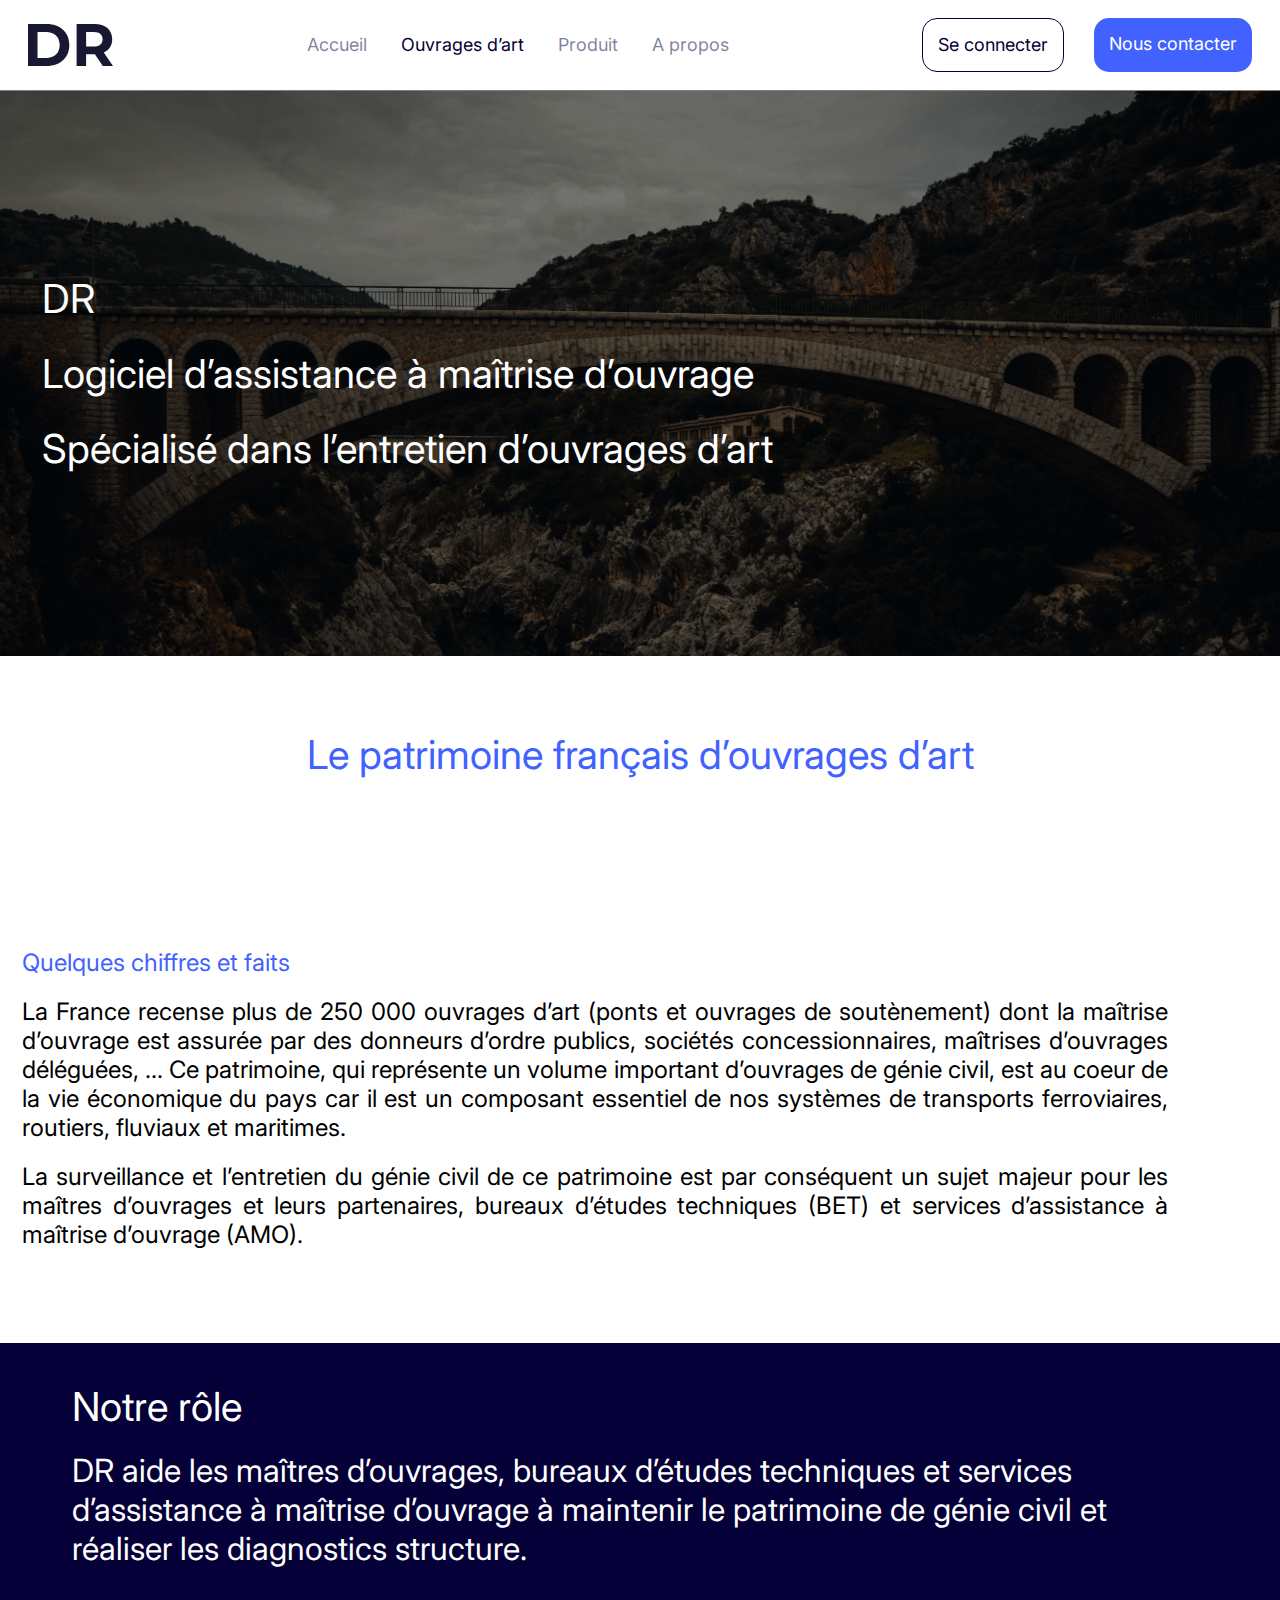
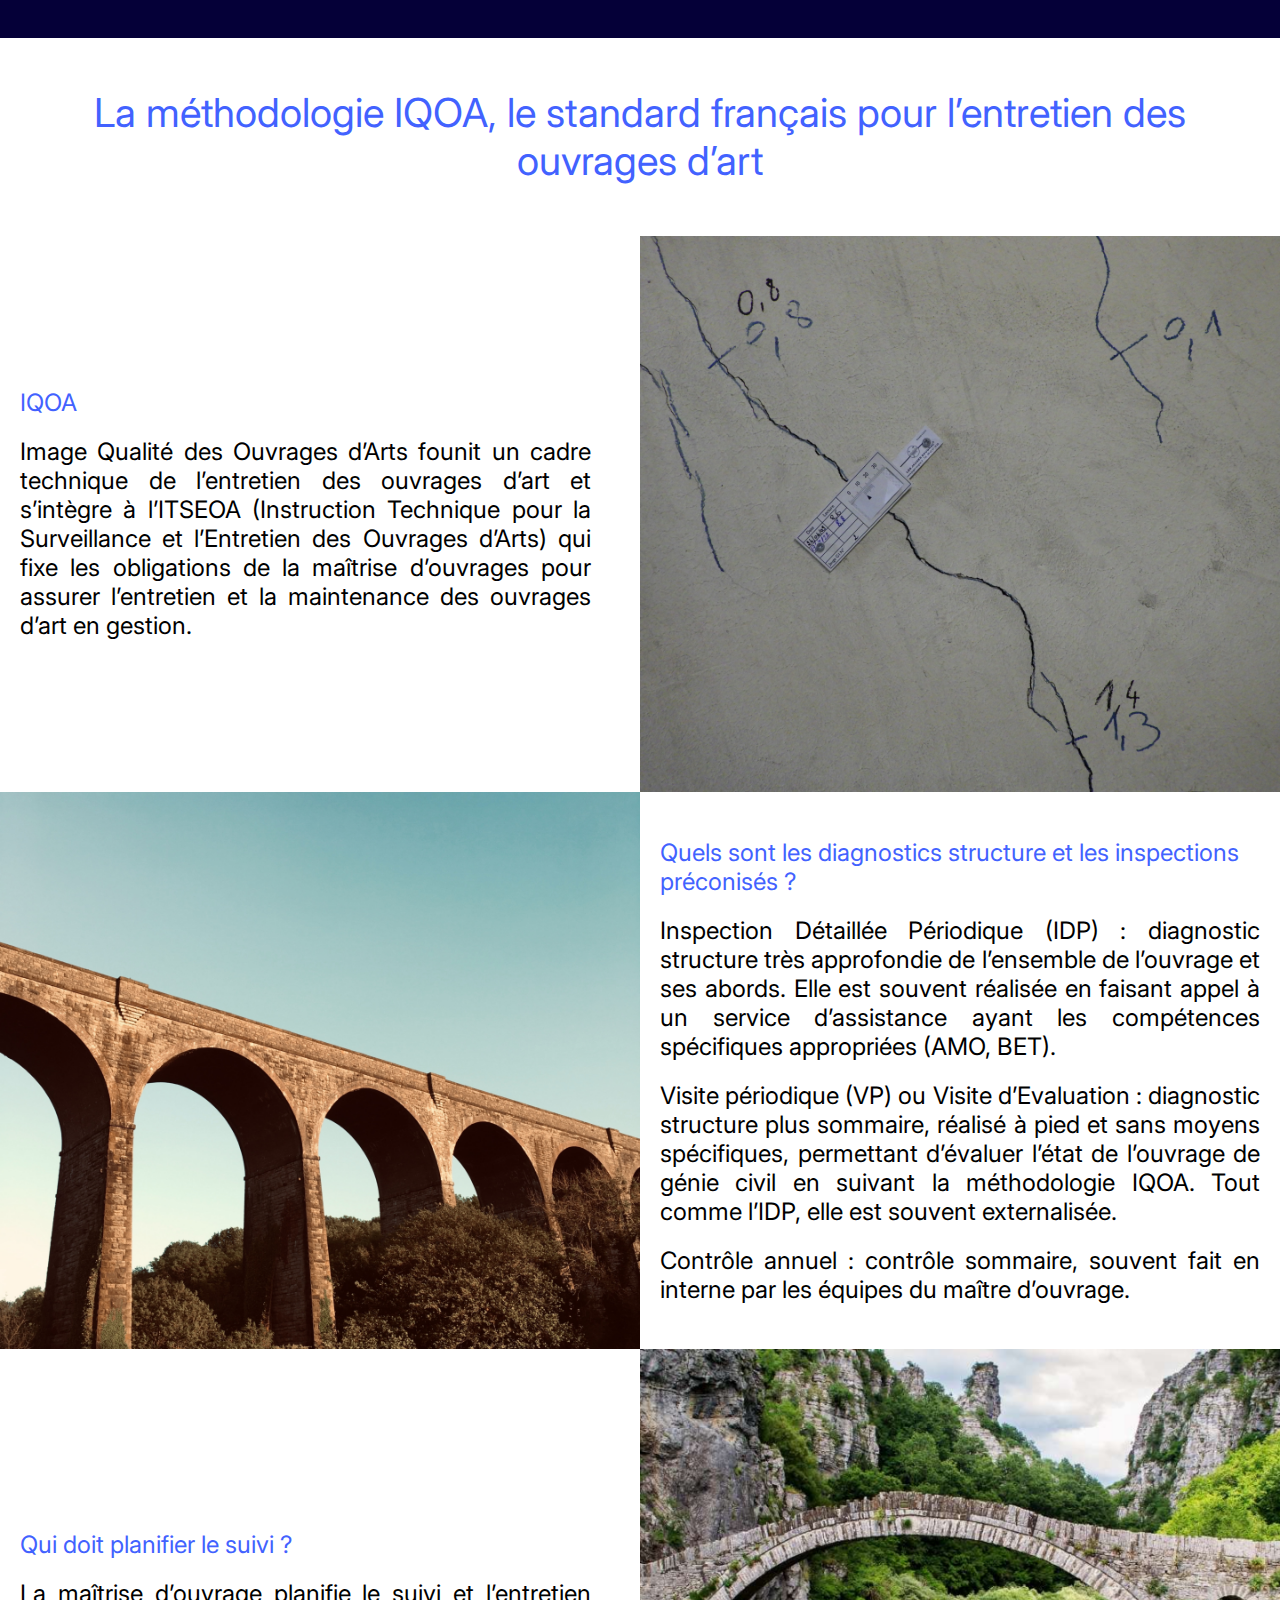
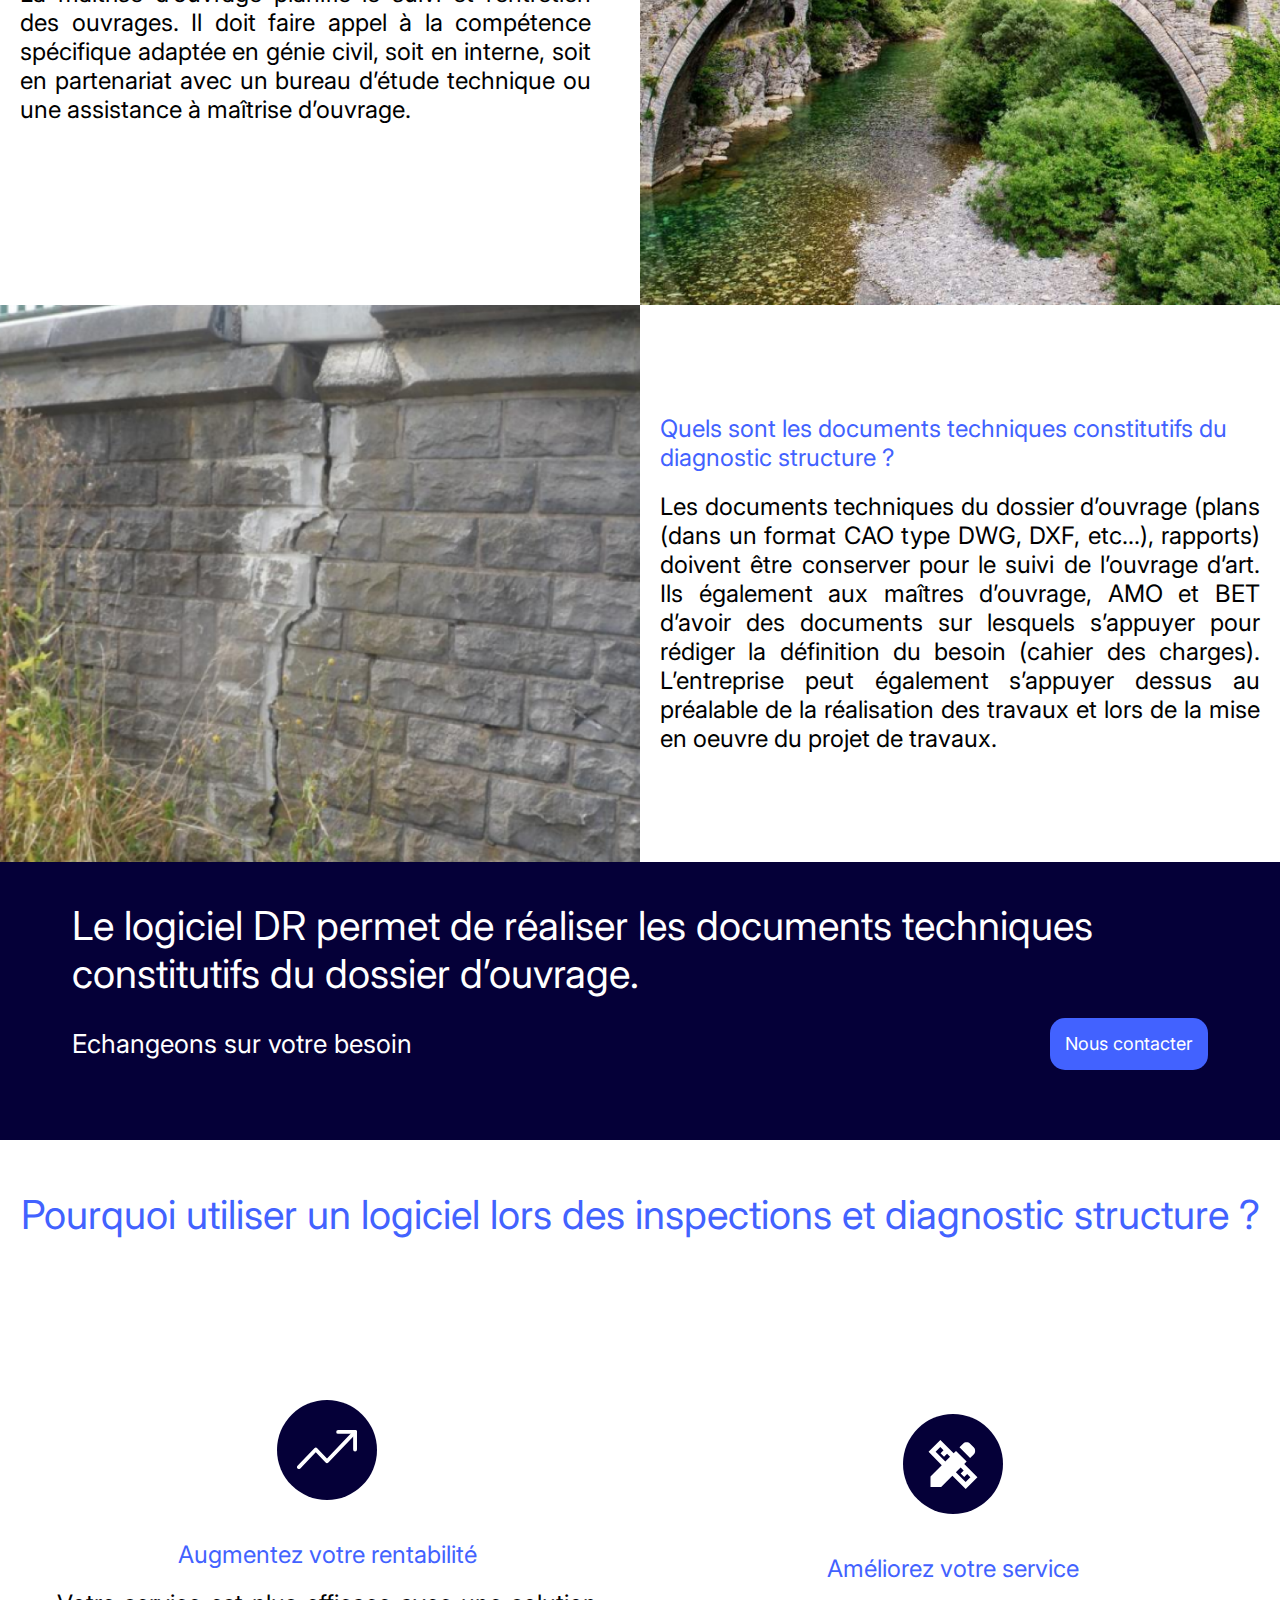
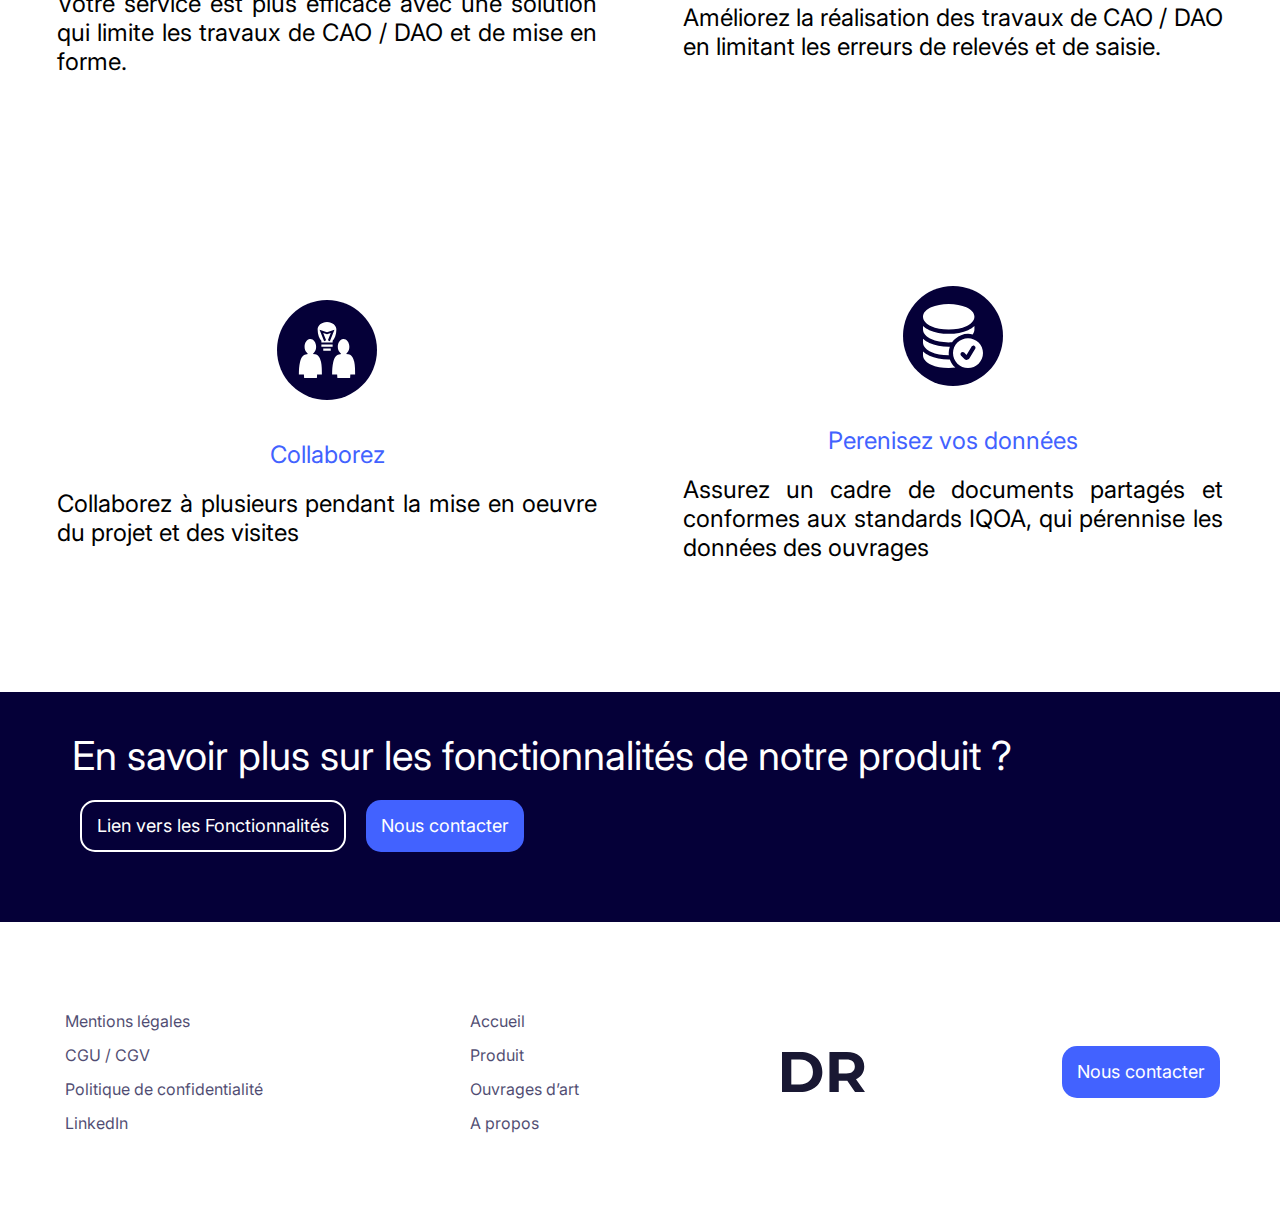
<file: ouvrages.html>
<!DOCTYPE html>
<html lang="en">
<head>
   <meta charset="UTF-8">
   <meta http-equiv="X-UA-Compatible" content="IE=edge">
   <meta name="viewport" content="width=device-width, initial-scale=1.0">
   <title>Ouvrages d'art</title>
   <link rel="shortcut icon" href="assets/images/logo.svg" type="image/x-icon">
   <!-- Bootstrap Css -->
   <link rel="stylesheet" href="assets/css/bootstrap.min.css">
   <!-- Font-Awesome -->
   <link rel="stylesheet" href="assets/css/fontaswesome.min.css">
   <!-- Style Css -->
   <link rel="stylesheet" href="assets/css/style.css">
   <!-- Responsive Css -->
   <link rel="stylesheet" href="assets/css/responsive.css">
</head>
<body>
   <main class="Main_Area">
      <!-- Header Area Start -->
   <header>
      <div class="header-area">
         <div class="container-fluid">
            <div class="row">
               <div class="col-md-12">
                  <div class="header-main">
                     <div class="header-menu">
                        <div class="header-logo">
                           <a href="index.html"><img src="assets/images/logo.svg" alt="logo-img"/></a>
                        </div>
                        <div class="header-nav">
                           <nav>
                              <ul>
                                 <li><a href="index.html">Accueil</a></li>
                                 <li><a href="ouvrages.html" class="active_menu">Ouvrages d’art</a></li>
                                 <li><a href="produits.html">Produit</a></li>
                                 <li><a href="#">A propos</a></li>
                                 <li class="mobile-headerbtn"><a class="custom_btn " href="https://app.diagnosticrapid.fr/bienvenue/se-connecter">Se connecter</a></li>
                                 <li class="mobile-headerbtn"><a class="custom_btn active" href="#">Nous contacter</a></li>
                              </ul>
                           </nav>
                        </div>
                        <div class="header-button">
                           <a class="custom_btn" href="https://app.diagnosticrapid.fr/bienvenue/se-connecter">Se connecter</a>
                           <a class="custom_btn active" href="#">Nous contacter</a>
                        </div>
                     </div>
                     <div class="mobile-menu">
                        <div id="nav-icon" class="menu_icon">
                           <span></span>
                           <span></span>
                           <span></span>
                        </div>
                     </div>
                  </div>
               </div>
            </div>
         </div>
      </div>
   </header>
   <!-- ===================================================================================
                                 Header Area Start 
   =====================================================================================-->

   <!-- ===================================================================================
                                 Ouvrages Banner Area Start 
   =====================================================================================-->
   <section class="ouvrages_Banner_area">
      <div class="container-fluid">
         <div class="row">
            <div class="col-md-12">
               <div class="ouvrages_Banner_content">
                  <h1 class="headding_2">DR</h1>
                  <h1 class="headding_2">Logiciel d’assistance à maîtrise d’ouvrage <br>
                   Spécialisé dans l’entretien d’ouvrages d’art</h1>
               </div>
            </div>
         </div>
      </div>
   </section>
   <!-- ===================================================================================
                                 Ouvrages Banner  Area End 
   =====================================================================================-->

   <!-- ===================================================================================
                                 Patrimoine  Area Start 
   =====================================================================================-->
   <section class="ouvrages_patrimoine_area">
      <div class="common_section_title">
         <div class="common_title_content">
            <h2 class="headding_2">Le patrimoine français d’ouvrages d’art</h2>
         </div>
      </div>

      <div class="container-fluid">
         <div class="row">
            <div class="col-md-12">
              <div class="Patrimoine_content">
               <h3 class="headding_3">Quelques chiffres et faits</h3>
               <p>La France recense plus de 250 000 ouvrages d’art (ponts et ouvrages de soutènement) dont la maîtrise d’ouvrage est assurée par des donneurs d’ordre publics, sociétés concessionnaires, maîtrises d’ouvrages déléguées, … Ce patrimoine, qui représente un volume important d’ouvrages de génie civil, est au coeur de la vie économique du pays car il est un composant essentiel de nos systèmes de transports ferroviaires, routiers, fluviaux et maritimes.</p>

               <p>La surveillance et l’entretien du génie civil de ce patrimoine est par conséquent un sujet majeur pour les maîtres d’ouvrages et leurs partenaires, bureaux d’études techniques (BET) et services d’assistance à maîtrise d’ouvrage (AMO).</p>
              </div>
            </div>
         </div>
      </div>
   </section>
   <!-- ===================================================================================
                                 Patrimoine Area End 
   =====================================================================================-->

   <!-- ===================================================================================
                                 Notre Area Start 
   =====================================================================================-->
   <section class="ouvrages_Notre_area nav_bg">
      <div class="container-fluid">
         <div class="row">
            <div class="col-md-12">
               <div class="ouvrages_Notre_content">
                  <h3 class="headding_2">Notre rôle</h3>
                  <p>DR aide les maîtres d’ouvrages, bureaux d’études techniques et services d’assistance à maîtrise d’ouvrage à maintenir le patrimoine de génie civil et réaliser les diagnostics structure.</p>
               </div>
            </div>
         </div>
      </div>
   </section>
   <!-- ===================================================================================
                                 Notre Area End 
   =====================================================================================-->

   <!-- ===================================================================================
                                 Iqoa Area Start 
   =====================================================================================-->
   <section class="ouvrages_Iqoa_area">
      <div class="common_section_title">
         <div class="common_title_content sm_padding">
            <h2 class="headding_2">La méthodologie IQOA, le standard français pour l’entretien des ouvrages d’art </h2>
         </div>
      </div>

      <div class="ouvrages_Iqoa_content">
         <!-- single iqoa -->
         <div class="single_iqoa">
            <h3 class="headding_3">IQOA</h3>

            <p>Image Qualité des Ouvrages d’Arts founit un cadre technique de l’entretien des ouvrages d’art et s’intègre à l’ITSEOA (Instruction Technique pour la Surveillance et l’Entretien des Ouvrages d’Arts) qui fixe les obligations de la maîtrise d’ouvrages pour assurer l’entretien et la maintenance des ouvrages d’art en gestion.</p>
         </div>

         <!-- single iqoa -->
         <div class="single_iqoa">
            <img src="assets/images/ouvrages/iqoa1.png" alt="img">
         </div>

         <!-- single iqoa -->
         <div class="single_iqoa">
            <img src="assets/images/ouvrages/iqoa2.png" alt="img">
         </div>
         
         <!-- single iqoa -->
         <div class="single_iqoa">
            <h3 class="headding_3">Quels sont les diagnostics structure et les inspections préconisés ?</h3>

            <p>Inspection Détaillée Périodique (IDP) : diagnostic structure très approfondie de l’ensemble de l’ouvrage et ses abords. Elle est souvent réalisée en faisant appel à un service d’assistance ayant les compétences spécifiques appropriées (AMO, BET).</p>

            <p>Visite périodique (VP) ou Visite d’Evaluation : diagnostic structure plus sommaire, réalisé à pied et sans moyens spécifiques, permettant d’évaluer l’état de l’ouvrage de génie civil en suivant la méthodologie IQOA. Tout comme l’IDP, elle est souvent externalisée.</p>

            <p>Contrôle annuel : contrôle sommaire, souvent fait en interne par les équipes du maître d’ouvrage.</p>
         </div>

         <!-- single iqoa -->
         <div class="single_iqoa">
            <h3 class="headding_3">Qui doit planifier le suivi ?</h3>

            <p>La maîtrise d’ouvrage planifie le suivi et l’entretien des ouvrages. Il doit faire appel à la compétence spécifique adaptée en génie civil, soit en interne, soit en partenariat avec un bureau d’étude technique ou une assistance à maîtrise d’ouvrage.</p>
         </div>

         <!-- single iqoa -->
         <div class="single_iqoa">
            <img src="assets/images/ouvrages/iqoa3.png" alt="img">
         </div>
         
         <!-- single iqoa -->
         <div class="single_iqoa">
            <img src="assets/images/ouvrages/iqoa4.png" alt="img">
         </div>
         
         <!-- single iqoa -->
         <div class="single_iqoa">
            <h3 class="headding_3">Quels sont les documents techniques constitutifs du diagnostic structure ?</h3>

            <p>Les documents techniques du dossier d’ouvrage (plans (dans un format CAO type DWG, DXF, etc…), rapports) doivent être conserver pour le suivi de l’ouvrage d’art. Ils également aux maîtres d’ouvrage, AMO et BET d’avoir des documents sur lesquels s’appuyer pour rédiger la définition du besoin (cahier des charges). L’entreprise peut également s’appuyer dessus au préalable de la réalisation des travaux et lors de la mise en oeuvre du projet de travaux.</p>
         </div>

      </div>
   </section>
   <!-- ===================================================================================
                                 Notre Area End 
   =====================================================================================-->

   <!-- ===================================================================================
                                 Logiciel Area Start 
   =====================================================================================-->
   <section class="ouvrages_Logiciel_area nav_bg">
      <div class="container-fluid">
         <div class="row">
            <div class="col-md-12">
               <div class="ouvrages_Logiciel_content">
                  <h3 class="headding_2">Le logiciel DR permet de réaliser les documents techniques constitutifs du dossier d’ouvrage.</h3>
                  
                  <div class="logiciel_bottom">
                     <p>Echangeons sur votre besoin</p>
                     <a class="custom_btn active" href="#">Nous contacter</a>
                  </div>
               </div>
            </div>
         </div>
      </div>
   </section>
   <!-- ===================================================================================
                                 Logiciel Area End 
   =====================================================================================-->

   <!-- ===================================================================================
                                 Pourquoi Area Start 
   =====================================================================================-->
   <section class="ouvrages_Pourquoi_area">
      <div class="common_section_title">
         <div class="common_title_content sm_padding">
            <h2 class="headding_2">Pourquoi utiliser un logiciel lors des inspections et diagnostic structure ?</h2>
         </div>
      </div>

      <div class="container-fluid">
         <div class="row">
            <div class="col-md-12">
              <div class="Pourquoi_content">
                  <div class="single_pourquoi">
                     <div class="pourquoi_icon">
                        <img src="assets/images/ouvrages/Pourquoi/icon1.svg" alt="icon">
                     </div>
                     <h3 class="headding_3">Augmentez votre rentabilité</h3>
                     <p>Votre service est plus efficace avec une solution qui limite les travaux de CAO / DAO et de mise en forme.</p>
                  </div>

                  <div class="single_pourquoi">
                     <div class="pourquoi_icon">
                        <img src="assets/images/ouvrages/Pourquoi/icon2.svg" alt="icon">
                     </div>
                     <h3 class="headding_3">Améliorez votre service</h3>
                     <p>Améliorez la réalisation des travaux de CAO / DAO en limitant les erreurs de relevés et de saisie.</p>
                  </div>

                  <div class="single_pourquoi">
                     <div class="pourquoi_icon">
                        <img src="assets/images/ouvrages/Pourquoi/icon3.svg" alt="icon">
                     </div>
                     <h3 class="headding_3">Collaborez</h3>
                     <p>Collaborez à plusieurs pendant la mise en oeuvre du projet et des visites</p>
                  </div>

                  <div class="single_pourquoi">
                     <div class="pourquoi_icon">
                        <img src="assets/images/ouvrages/Pourquoi/icon4.svg" alt="icon">
                     </div>
                     <h3 class="headding_3">Perenisez vos données</h3>
                     <p>Assurez un cadre de documents partagés et conformes aux standards IQOA, qui pérennise les données des ouvrages</p>
                  </div>                  
              </div>
            </div>
         </div>
      </div>
   </section>
   <!-- ===================================================================================
                                 Patrimoine Area End 
   =====================================================================================-->

   <!-- ===================================================================================
                                 Savoir Area Start 
   =====================================================================================-->
   <section class="ouvrages_savoir_area nav_bg">
      <div class="container-fluid">
         <div class="row">
            <div class="col-md-12">
               <div class="ouvrages_savoir_content">
                  <h3 class="headding_2">En savoir plus sur les fonctionnalités de notre produit ?</h3>
                  
                  <div class="savoir_bottom">
                     <a class="custom_btn transparent_btn" href="#">Lien vers les Fonctionnalités</a>
                     <a class="custom_btn active" href="#">Nous contacter</a>
                  </div>
               </div>
            </div>
         </div>
      </div>
   </section>
   <!-- ===================================================================================
                                 Savoir Area End 
   =====================================================================================-->

   <!-- ===================================================================================
                                 Footer Area Start 
   =====================================================================================-->
   <footer class="footer_area">
      <div class="container-fluid">
         <div class="row">
            <div class="col-md-12">
               <div class="footer_content">
                  <div class="single_footer">
                     <ul>
                        <li><a href="">Mentions légales</a></li>
                        <li><a href="">CGU / CGV</a></li>
                        <li><a href="">Politique de confidentialité</a></li>
                        <li><a href="">LinkedIn</a></li>
                     </ul>
                  </div>
                  <div class="single_footer">
                     <ul>
                        <li><a href="index.html">Accueil</a></li>
                        <li><a href="produits.html">Produit</a></li>
                        <li><a href="ouvrages.html">Ouvrages d’art</a></li>
                        <li><a href="">A propos</a></li>
                     </ul>
                  </div>
                  <div class="single_footer">
                     <img src="assets/images/logo.svg" alt="logo">
                  </div>
                  <div class="single_footer">
                     <a class="custom_btn active" href="#">Nous contacter</a>
                  </div>
               </div>
            </div>
         </div>
      </div>
   </footer>
   <!-- ===================================================================================
                                 Footer Area End 
   =====================================================================================-->
   </main>


   <!-- Js Files -->
   <script src="assets/js/jquery-3.6.1.min.js"></script>
   <script src="assets/js/bootstrap.bundle.min.js"></script>
   <script src="assets/js/script.js"></script>
</body>
</html>
</file>
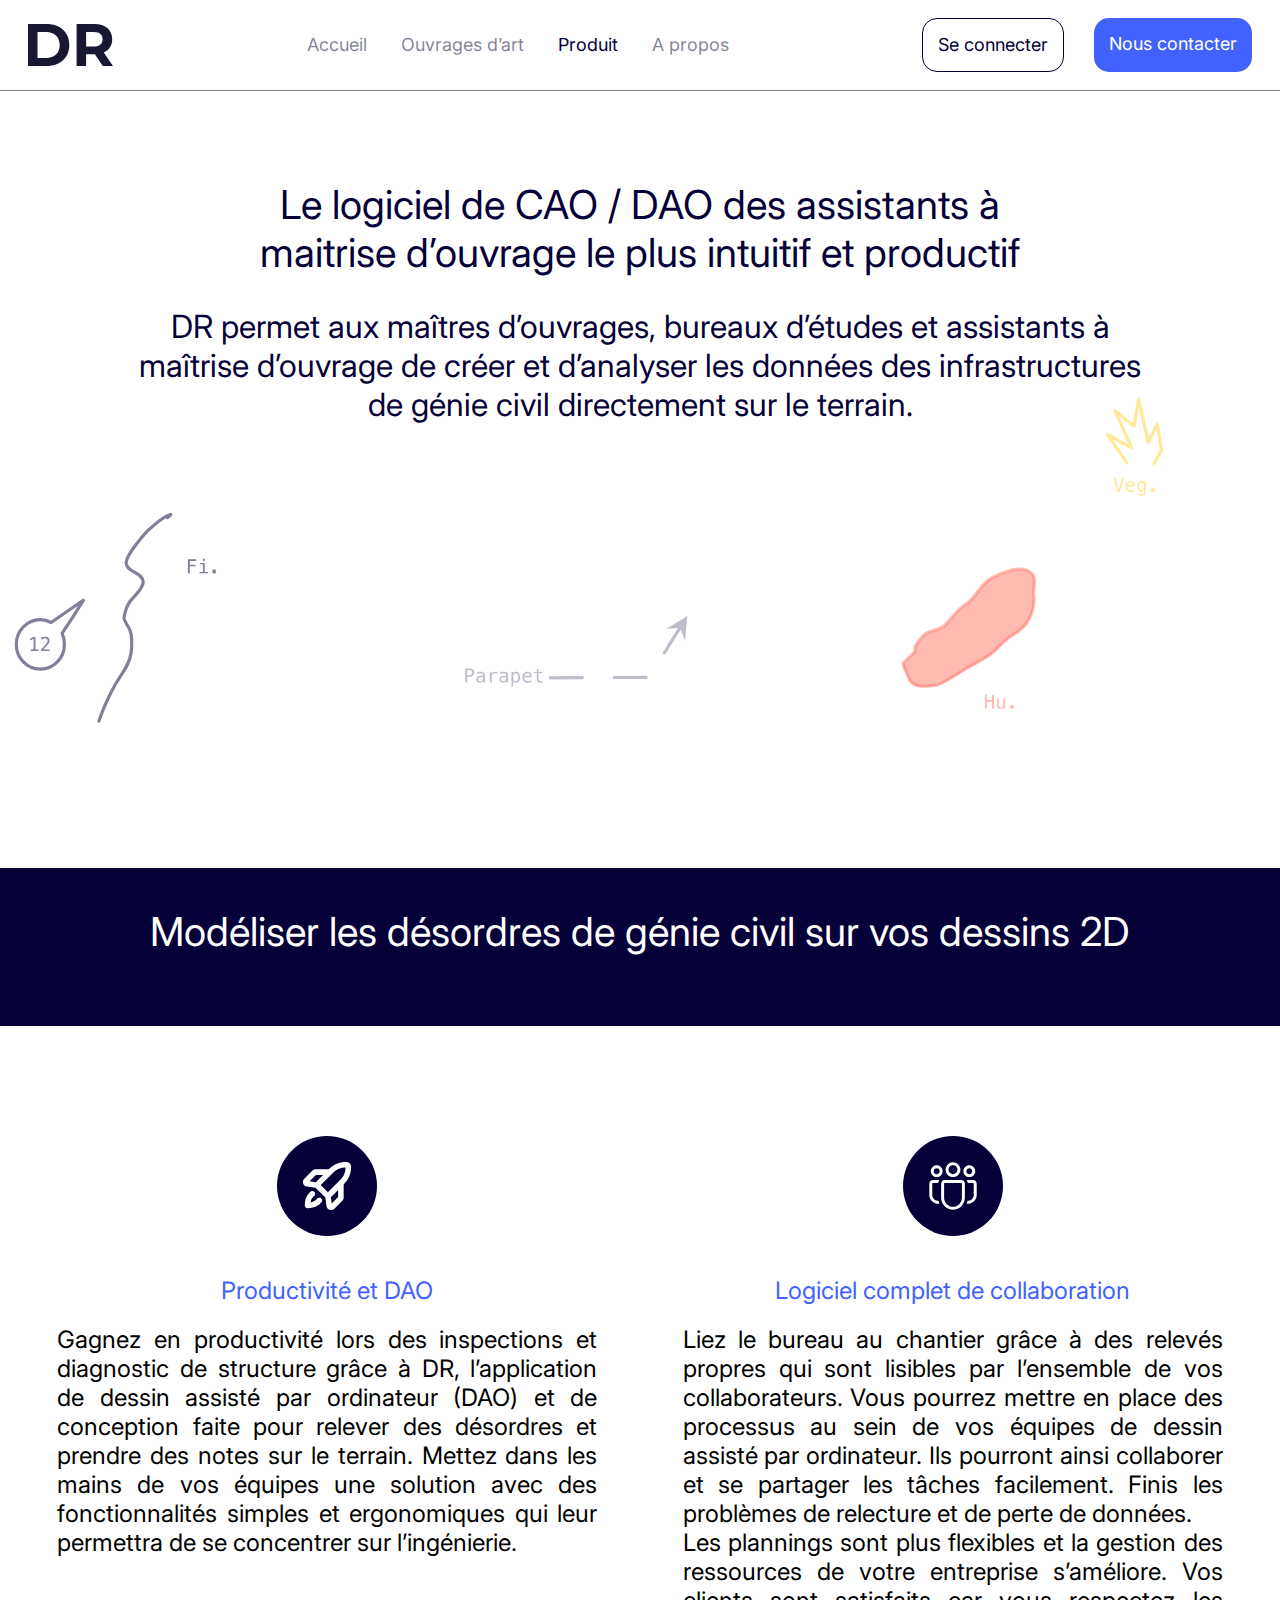
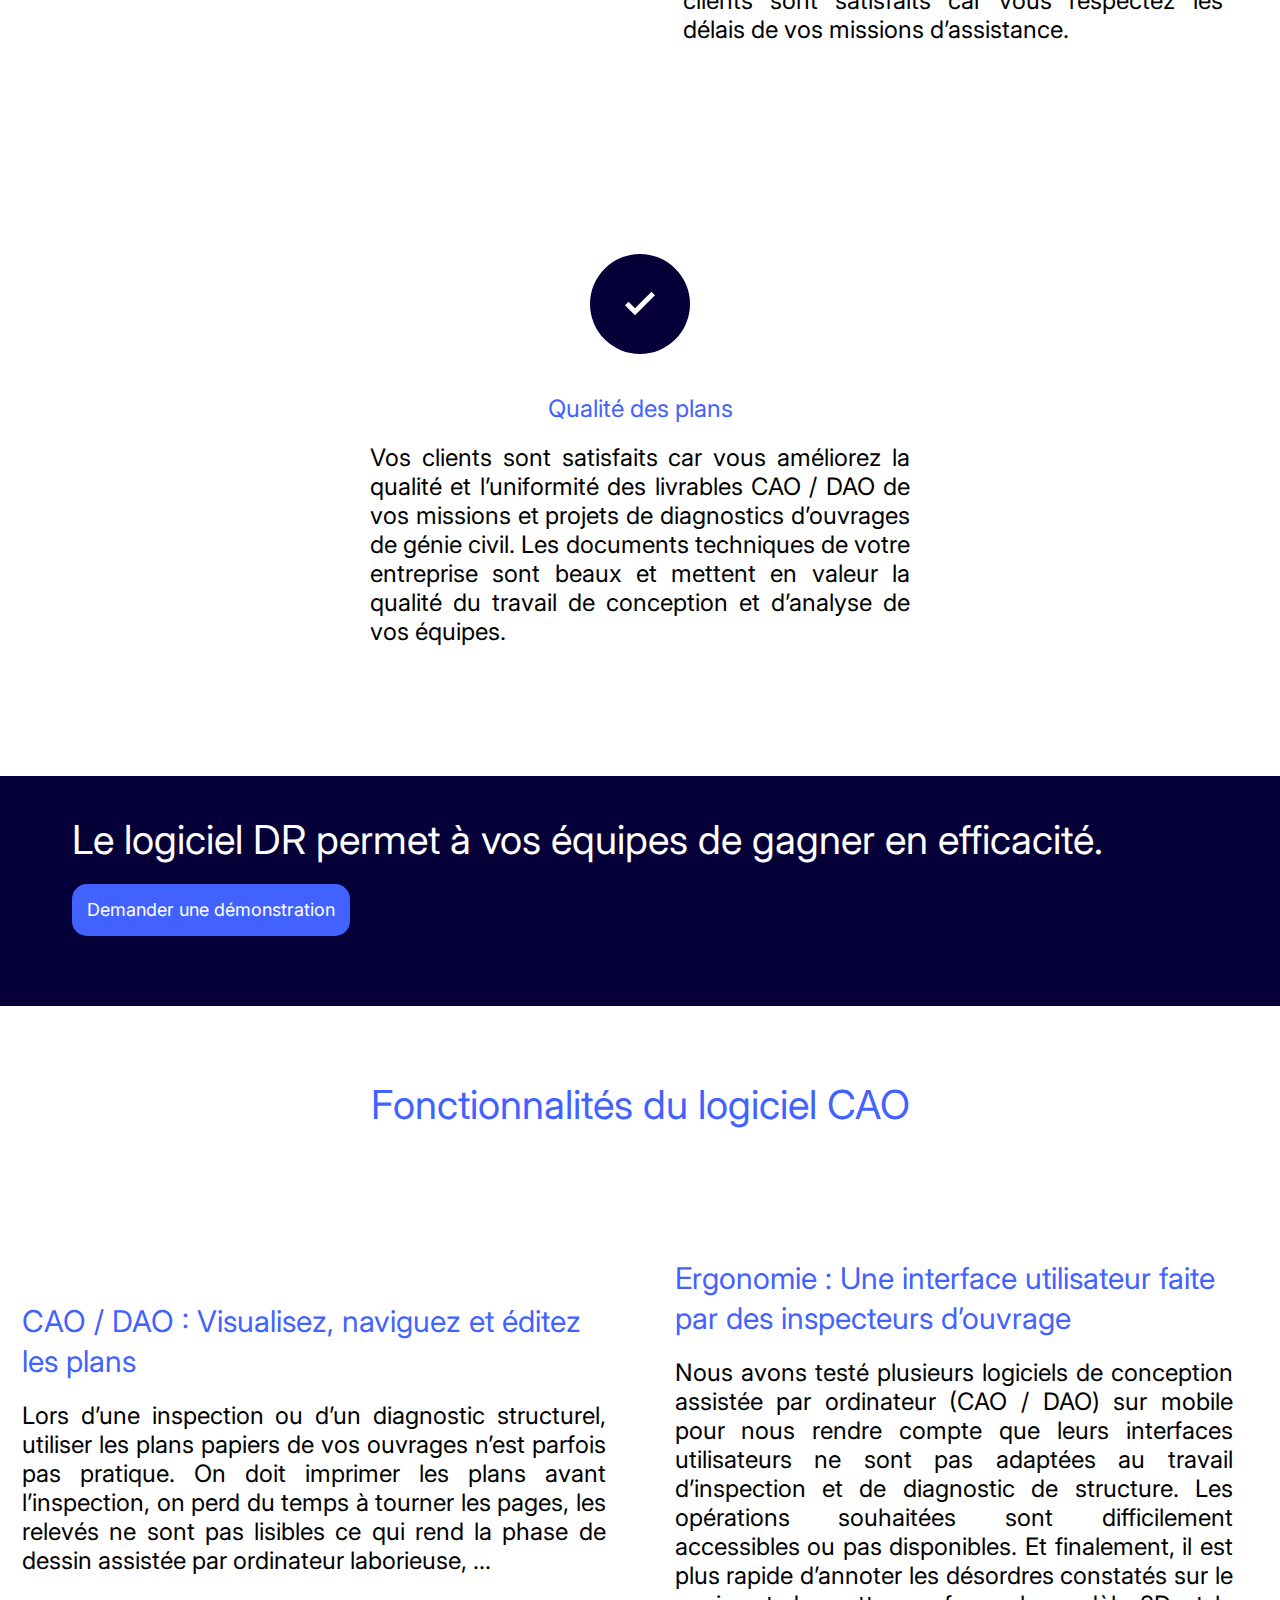
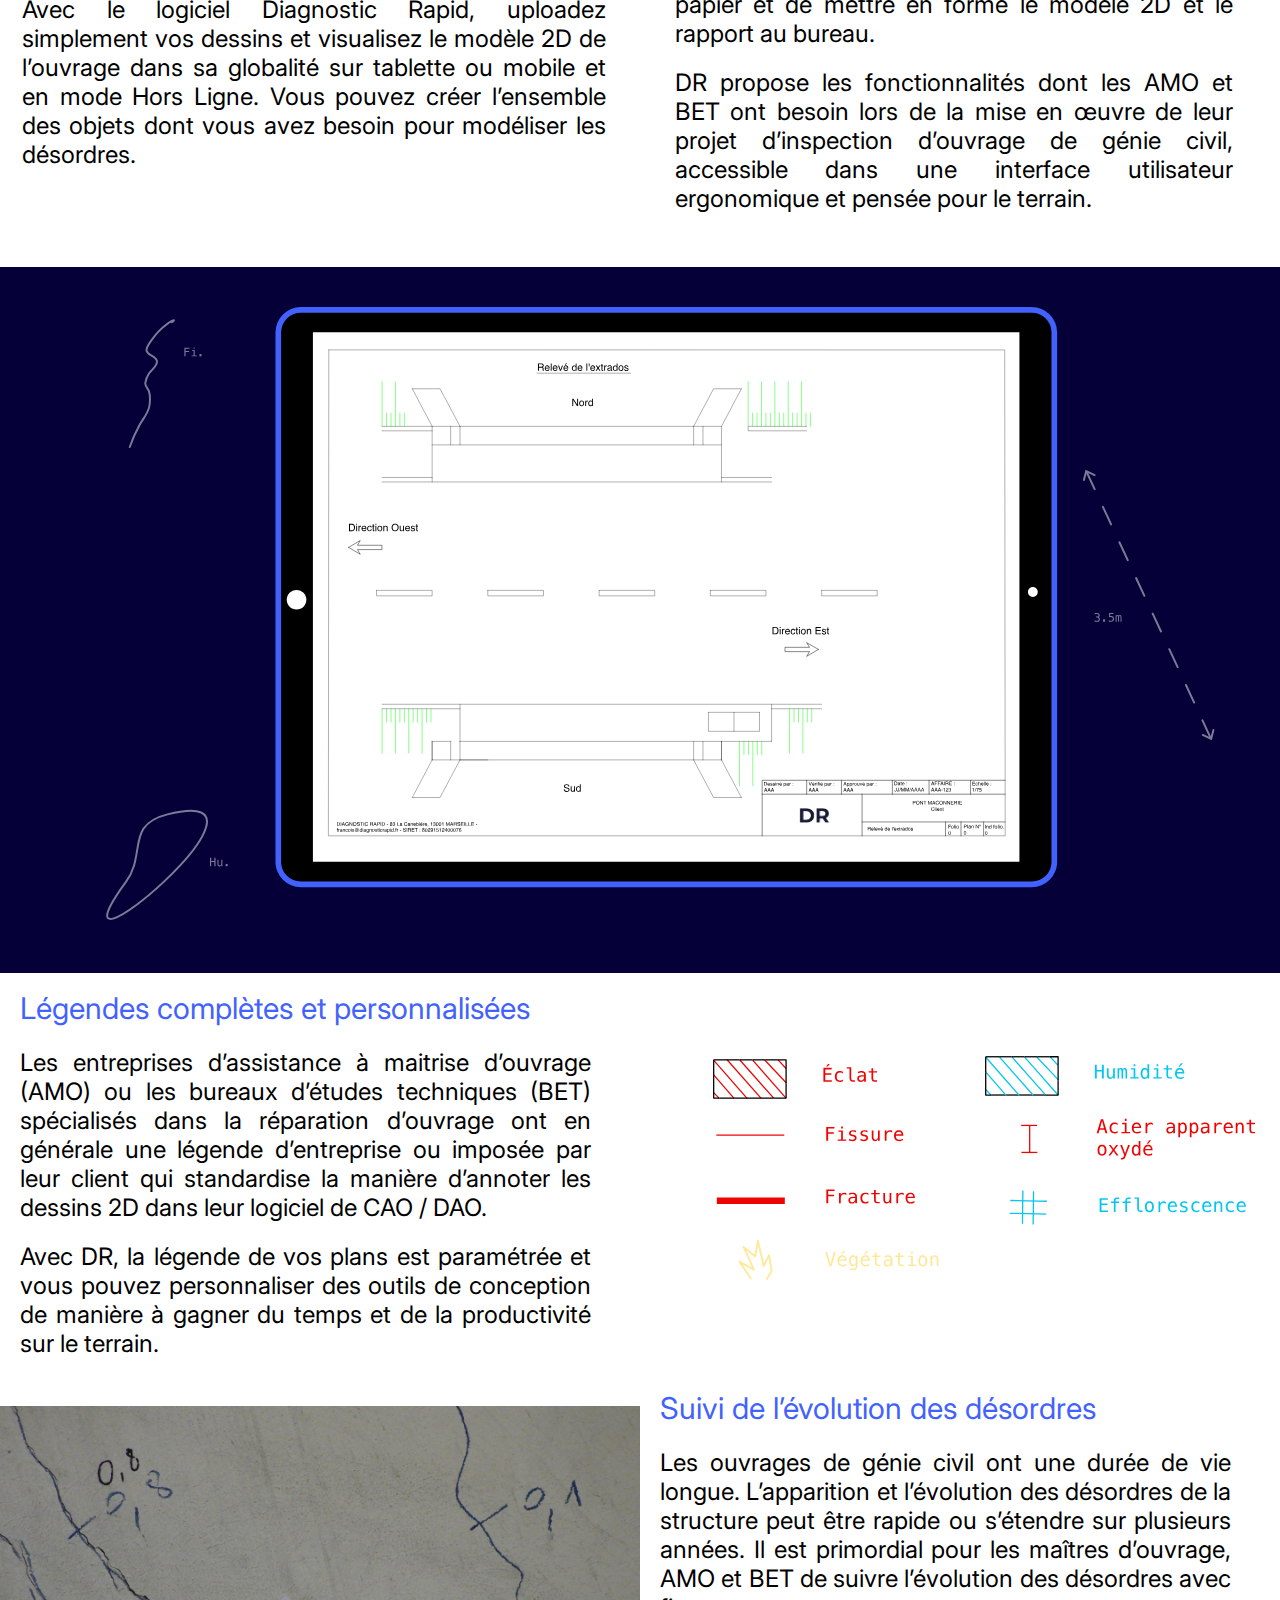
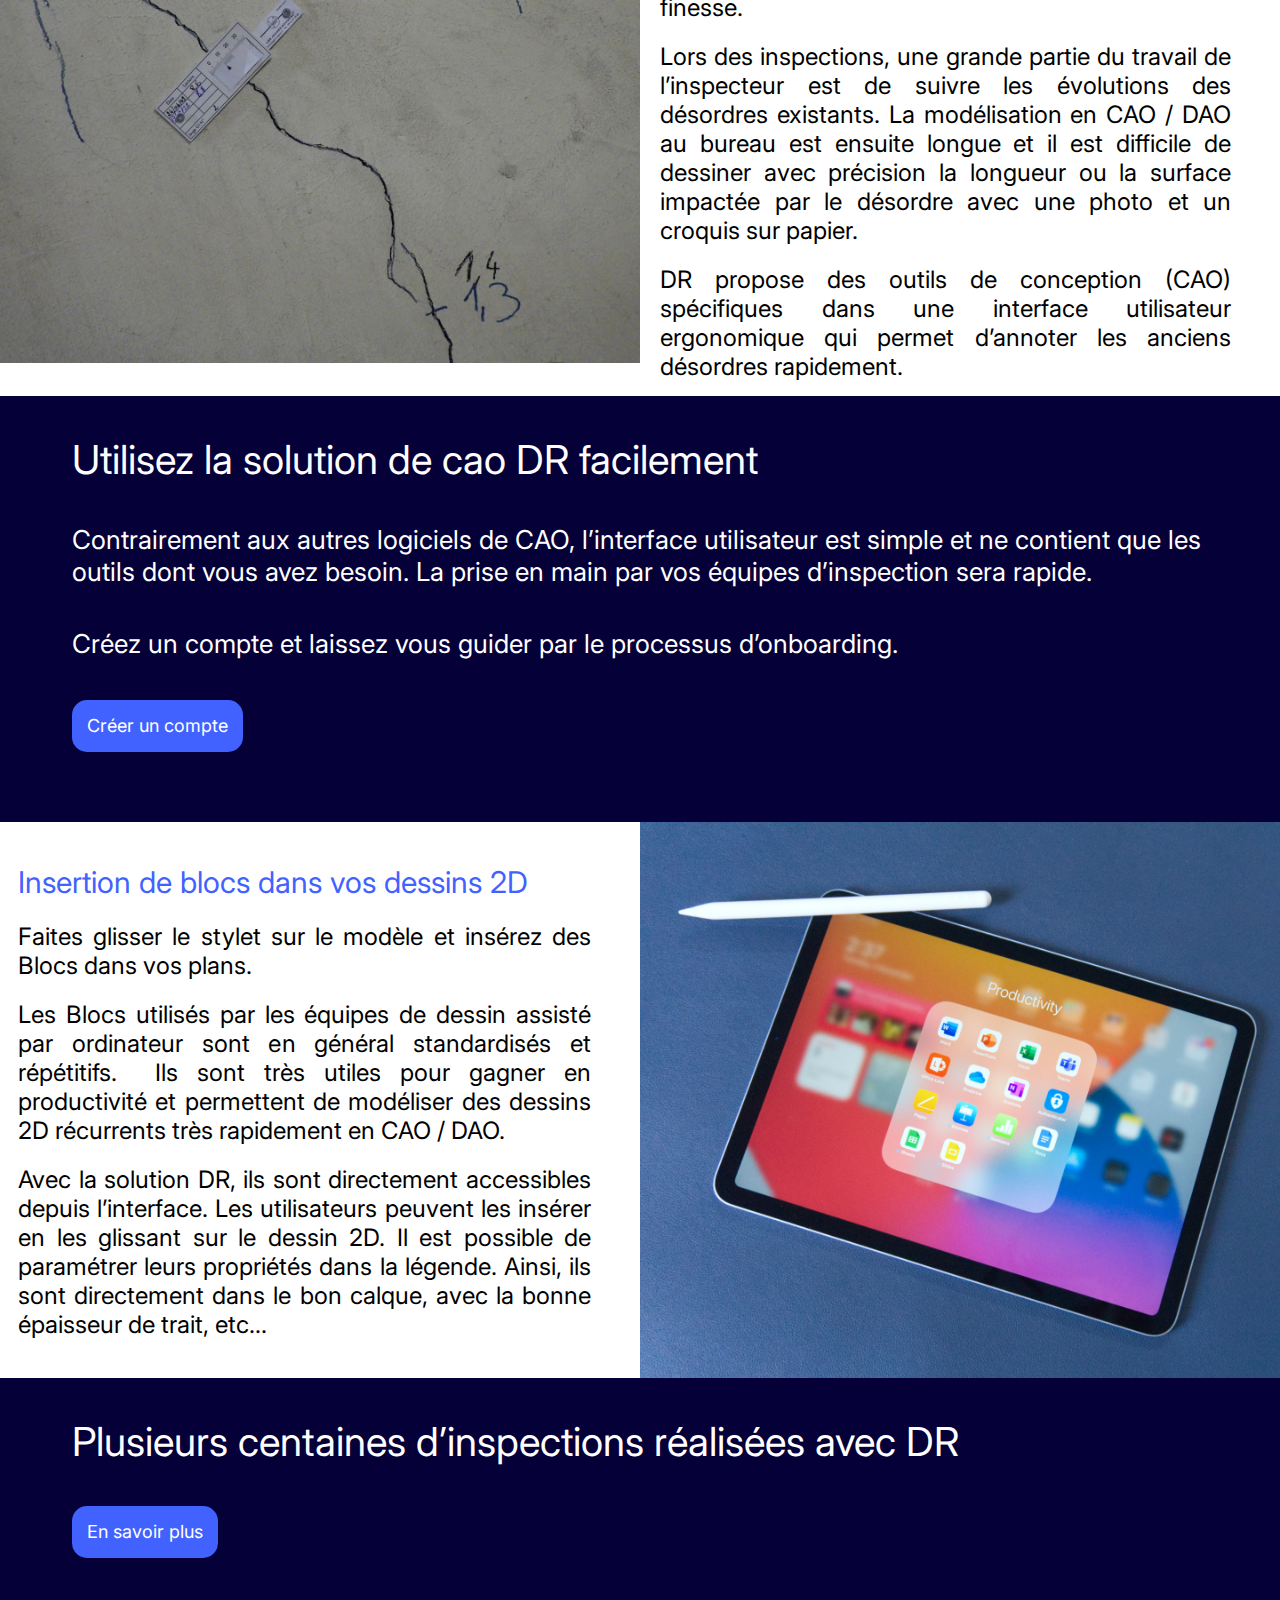
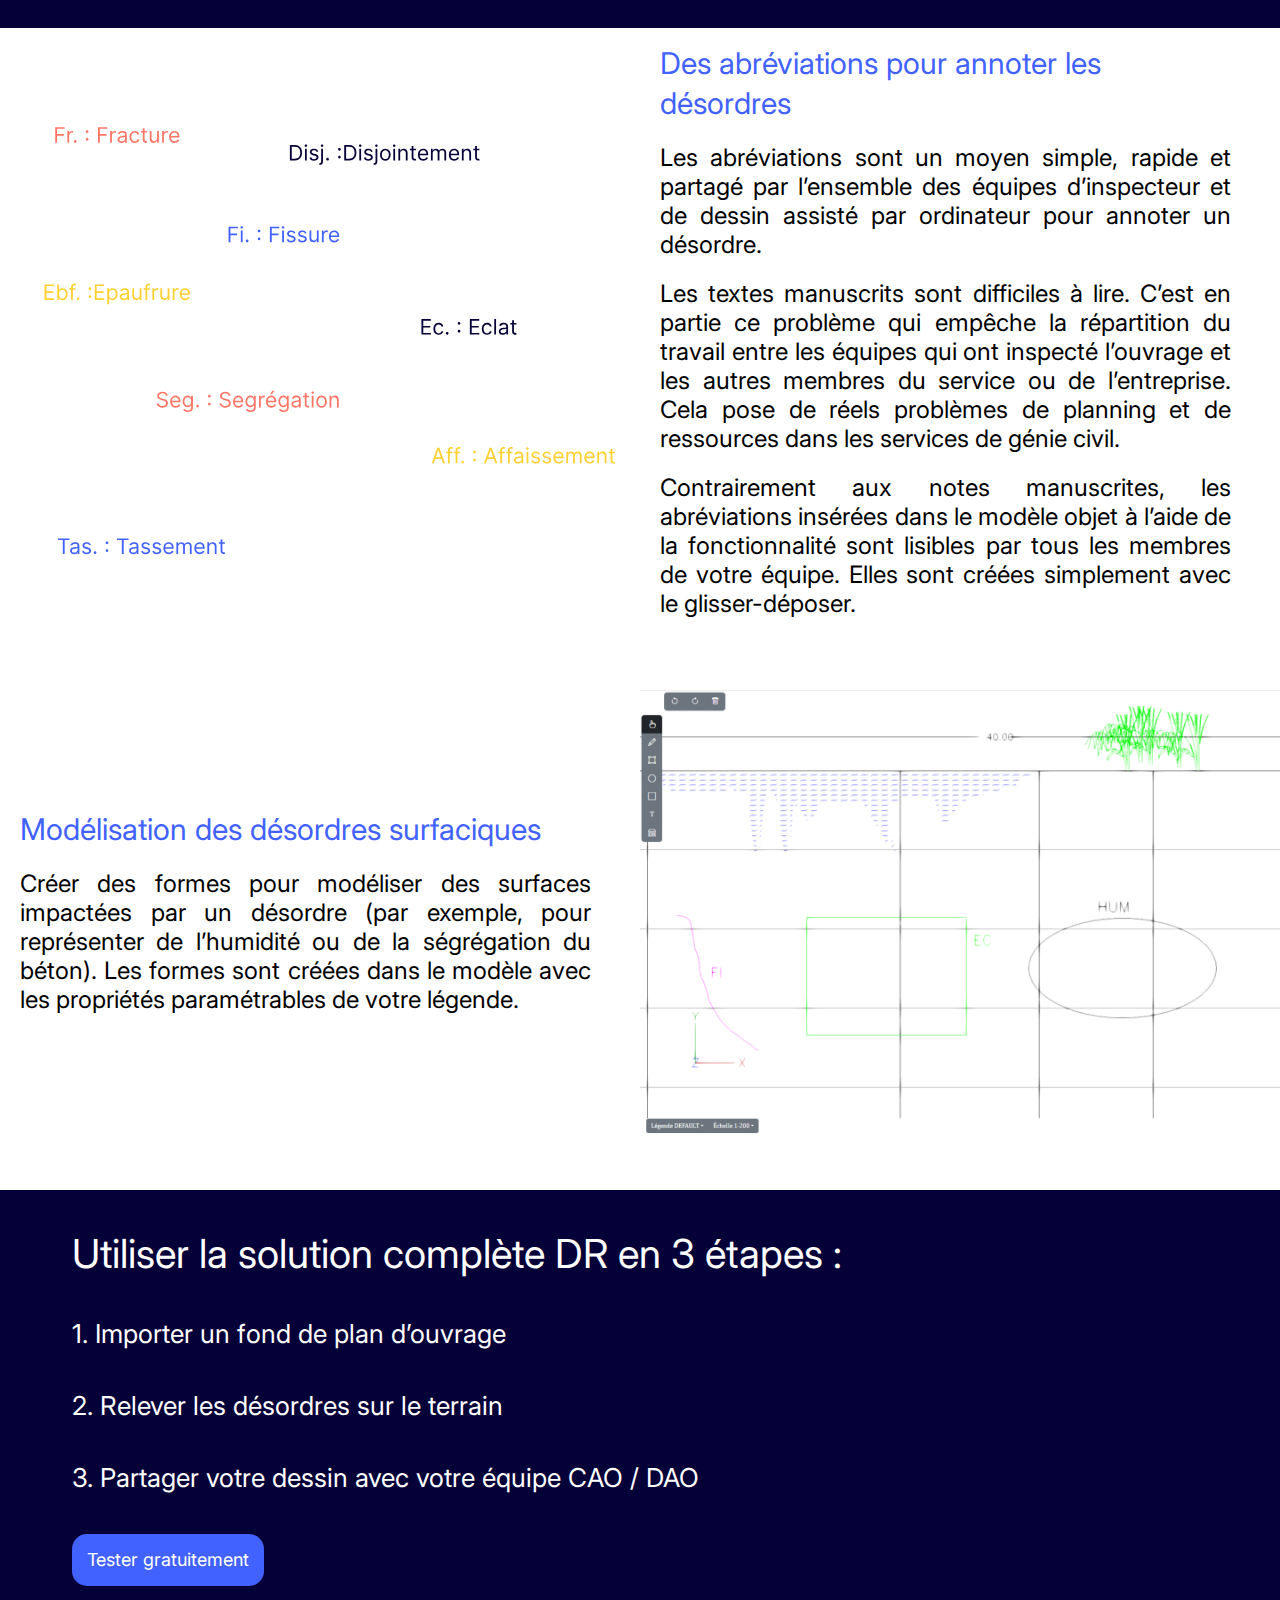
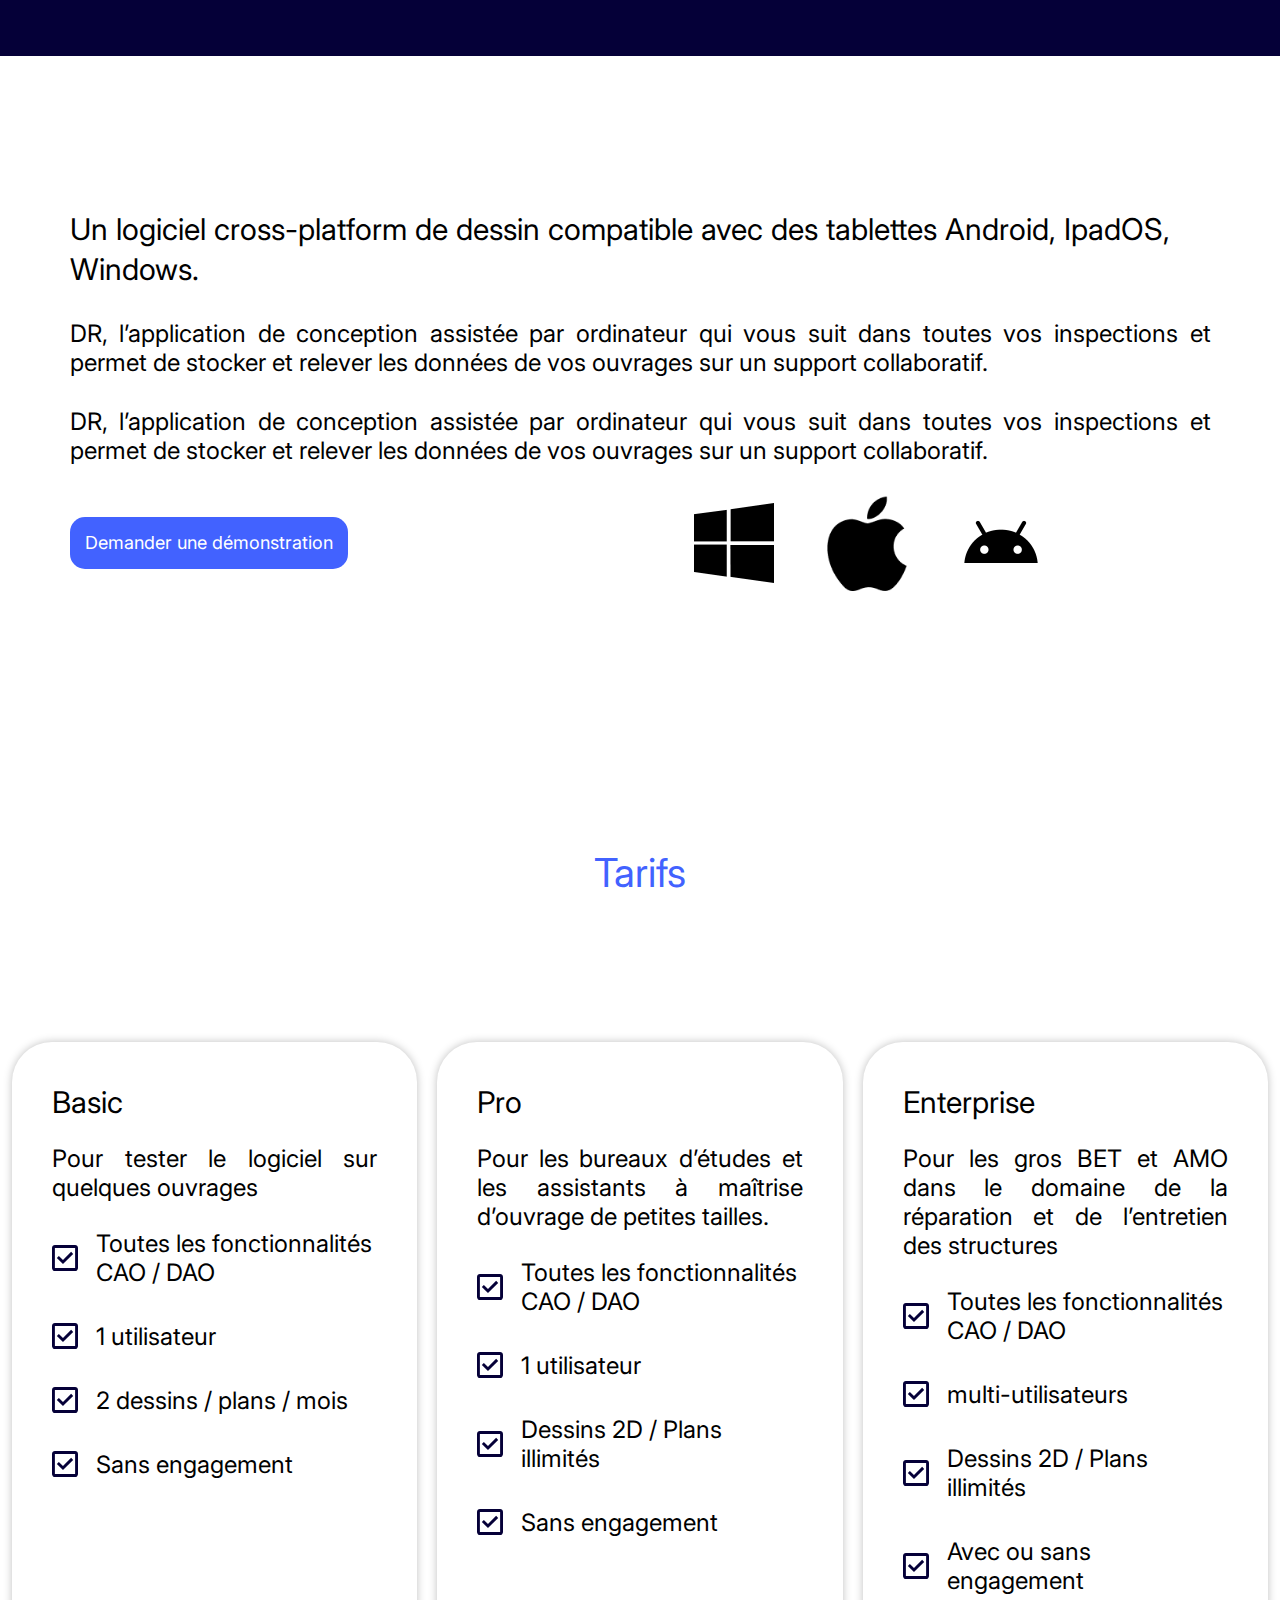
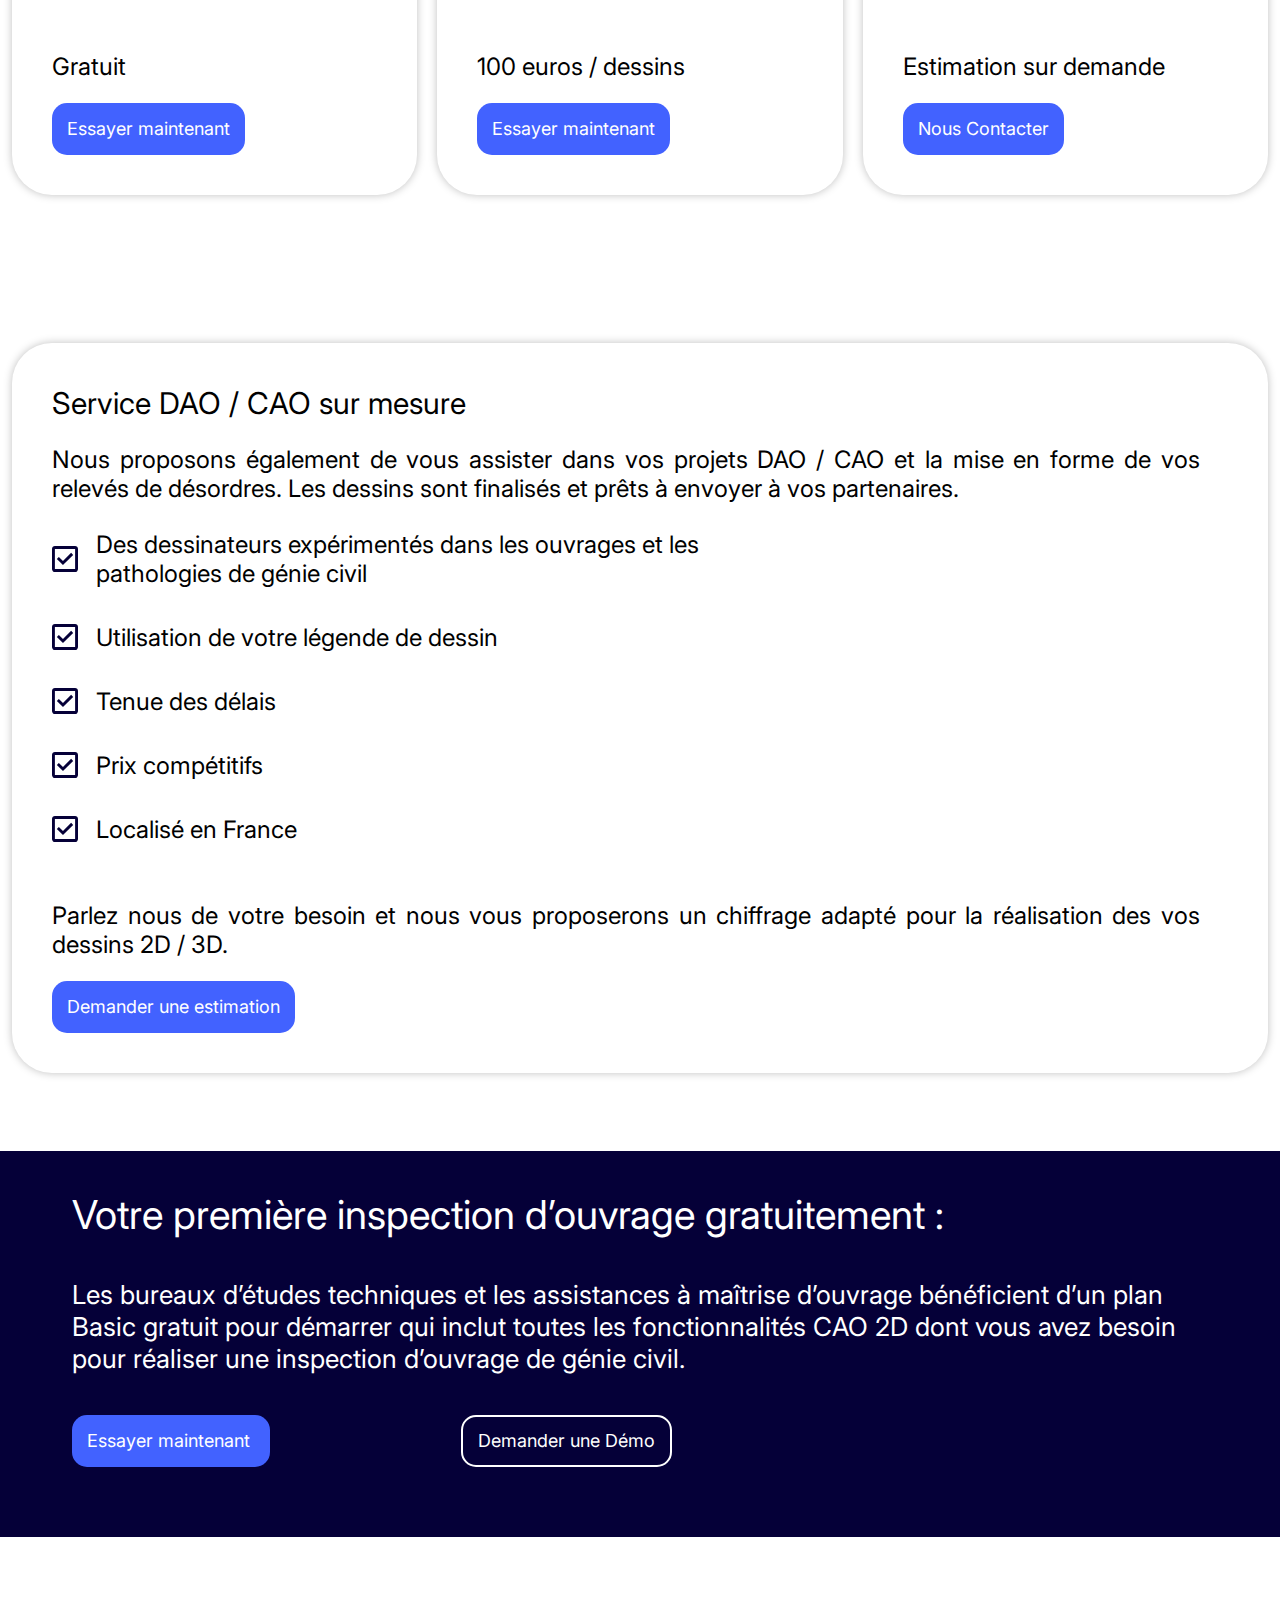
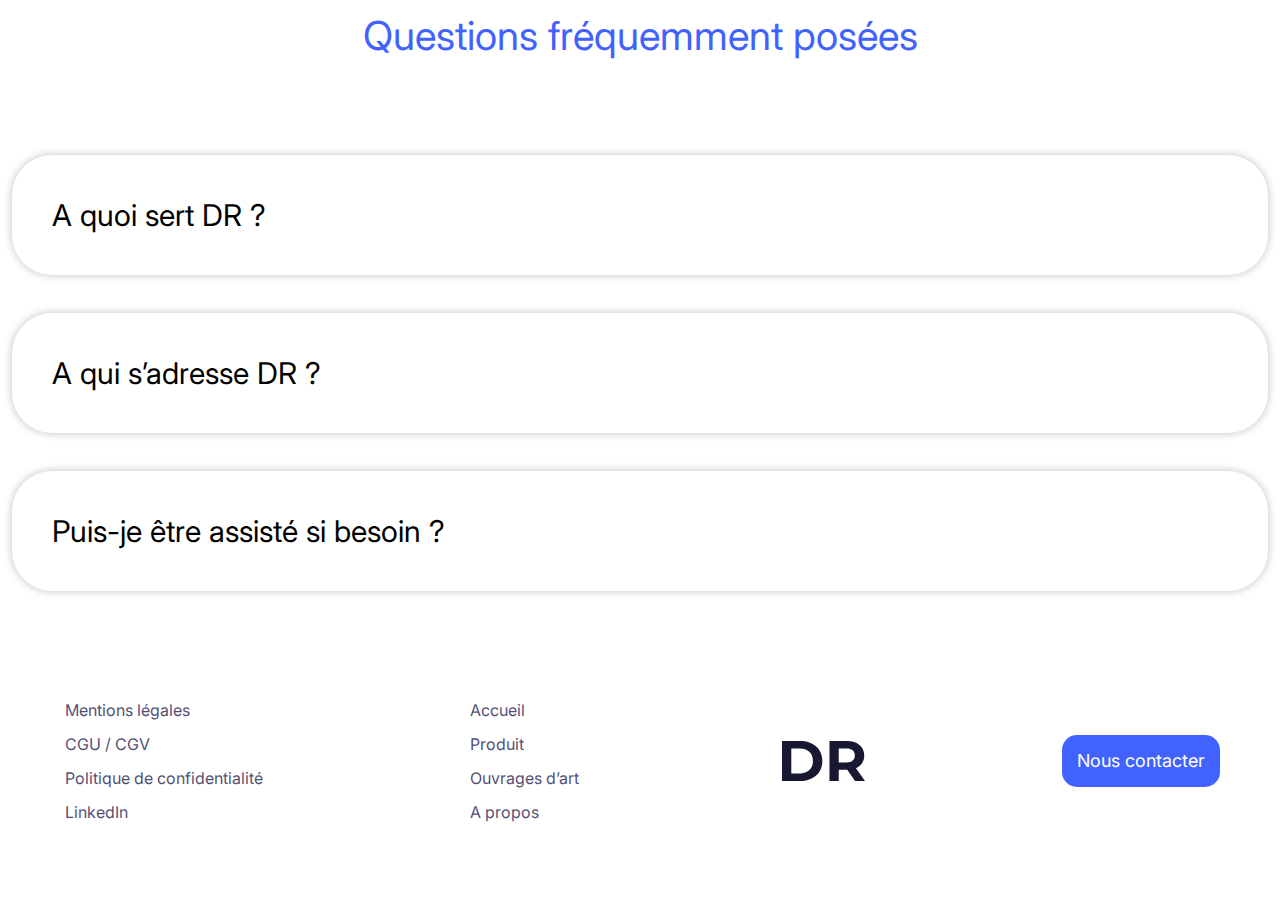
<file: produit.html>
<!DOCTYPE html>
<html lang="en">
<head>
   <meta charset="UTF-8">
   <meta http-equiv="X-UA-Compatible" content="IE=edge">
   <meta name="viewport" content="width=device-width, initial-scale=1.0">
   <title>Produit</title>
   <link rel="shortcut icon" href="assets/images/logo.svg" type="image/x-icon">
   <!-- Bootstrap Css -->
   <link rel="stylesheet" href="assets/css/bootstrap.min.css">
   <!-- Font-Awesome -->
   <link rel="stylesheet" href="assets/css/fontaswesome.min.css">
   <!-- Style Css -->
   <link rel="stylesheet" href="assets/css/style.css">
   <!-- Responsive Css -->
   <link rel="stylesheet" href="assets/css/responsive.css">
</head>
<body>
   <main class="Main_Area">
      <!-- Header Area Start -->
   <header>
      <div class="header-area">
         <div class="container-fluid">
            <div class="row">
               <div class="col-md-12">
                  <div class="header-main">
                     <div class="header-menu">
                        <div class="header-logo">
                           <a href="index.html"><img src="assets/images/logo.svg" alt="logo-img"/></a>
                        </div>
                        <div class="header-nav">
                           <nav>
                              <ul>
                                 <li><a href="index.html">Accueil</a></li>
                                 <li><a href="ouvrages.html">Ouvrages d’art</a></li>
                                 <li><a href="produits.html" class="active_menu">Produit</a></li>
                                 <li><a href="#">A propos</a></li>
                                 <li class="mobile-headerbtn"><a class="custom_btn " href="https://app.diagnosticrapid.fr/bienvenue/se-connecter">Se connecter</a></li>
                                 <li class="mobile-headerbtn"><a class="custom_btn active" href="#">Nous contacter</a></li>
                              </ul>
                           </nav>
                        </div>
                        <div class="header-button">
                           <a class="custom_btn" href="https://app.diagnosticrapid.fr/bienvenue/se-connecter">Se connecter</a>
                           <a class="custom_btn active" href="#">Nous contacter</a>
                        </div>
                     </div>
                     <div class="mobile-menu">
                        <div id="nav-icon" class="menu_icon">
                           <span></span>
                           <span></span>
                           <span></span>
                        </div>
                     </div>
                  </div>
               </div>
            </div>
         </div>
      </div>
   </header>
   <!-- ===================================================================================
                                 Header Area Start 
   =====================================================================================-->

   <!-- ===================================================================================
                                 Produits Banner Area Start 
   =====================================================================================-->
   <section class="Produits_Banner_area">
      <div class="container-fluid">
         <div class="row">
            <div class="col-md-12">
               <div class="Produits_Banner_content">
                  <h1 class="headding_2">Le logiciel de CAO / DAO des assistants à maitrise d’ouvrage le plus intuitif et productif</h1>

                  <p>DR permet aux maîtres d’ouvrages, bureaux d’études et assistants à maîtrise d’ouvrage de créer et d’analyser les données des infrastructures de génie civil directement sur le terrain.</p>
               </div>
            </div>
         </div>
      </div>
   </section>
   <!-- ===================================================================================
                                 Ouvrages Banner  Area End 
   =====================================================================================-->

    <!-- ===================================================================================
                                 Modeliser Area Start 
   =====================================================================================-->
   <section class="Produits_modeliser_area nav_bg">
      <div class="container-fluid">
         <div class="row">
            <div class="col-md-12">
               <div class="Produits_modeliser_content">
                  <h3 class="headding_2">Modéliser les désordres de génie civil sur vos dessins 2D</h3>
               </div>
            </div>
         </div>
      </div>
   </section>
   <!-- ===================================================================================
                                 Modeliser Area End 
   =====================================================================================-->

   <!-- ===================================================================================
                                 ModeliserItem Area Start 
   =====================================================================================-->
   <section class="Produits_ModeliserItem_area">
      <div class="container-fluid">
         <div class="row">
            <div class="col-md-12">
              <div class="Pourquoi_content ModeliserItem">
                  <div class="single_pourquoi">
                     <div class="pourquoi_icon">
                        <img src="assets/images/produits/icon/icon1.svg" alt="icon">
                     </div>
                     <h3 class="headding_3">Productivité et DAO</h3>
                     <p>Gagnez en productivité lors des inspections et diagnostic de structure grâce à DR, l’application de dessin assisté par ordinateur (DAO) et de conception faite pour relever des désordres et prendre des notes sur le terrain. Mettez dans les mains de vos équipes une solution avec des fonctionnalités simples et ergonomiques qui leur permettra de se concentrer sur l’ingénierie.</p>
                  </div>

                  <div class="single_pourquoi">
                     <div class="pourquoi_icon">
                        <img src="assets/images/produits/icon/icon2.svg" alt="icon">
                     </div>
                     <h3 class="headding_3">Logiciel complet de collaboration</h3>
                     <p>Liez le bureau au chantier grâce à des relevés propres qui sont lisibles par l’ensemble de vos collaborateurs. Vous pourrez mettre en place des processus au sein de vos équipes de dessin assisté par ordinateur. Ils pourront ainsi collaborer et se partager les tâches facilement. Finis les problèmes de relecture et de perte de données. </br>

                     Les plannings sont plus flexibles et la gestion des ressources de votre entreprise s’améliore.
                     Vos clients sont satisfaits car vous respectez les délais de vos missions d’assistance.</p>
                  </div>

                  <div class="single_pourquoi">
                     <div class="pourquoi_icon">
                        <img src="assets/images/produits/icon/icon3.svg" alt="icon">
                     </div>
                     <h3 class="headding_3">Qualité des plans</h3>
                     <p>Vos clients sont satisfaits car vous améliorez la qualité et l’uniformité des livrables CAO / DAO de vos missions et projets de diagnostics d’ouvrages de génie civil. Les documents techniques de votre entreprise sont beaux et mettent en valeur la qualité du travail de conception et d’analyse de vos équipes.</p>
                  </div>                            
              </div>
            </div>
         </div>
      </div>
   </section>
   <!-- ===================================================================================
                                 ModeliserItem Area End 
   =====================================================================================-->

   <!-- ===================================================================================
                                 Logiciel Area Start 
   =====================================================================================-->
   <section class="produits_Logiciel_area nav_bg">
      <div class="container-fluid">
         <div class="row">
            <div class="col-md-12">
               <div class="ouvrages_Logiciel_content produits_Logiciel">
                  <h3 class="headding_2">Le logiciel DR permet à vos équipes de gagner en efficacité.</h3>

                  <a class="custom_btn active" href="#">Demander une démonstration</a>
               </div>
            </div>
         </div>
      </div>
   </section>
   <!-- ===================================================================================
                                 Logiciel Area End 
   =====================================================================================-->

   <!-- ===================================================================================
                                 Fonctionnalites  Area Start 
   =====================================================================================-->
   <section class="produits_Fonctionnalites_area">
      <div class="common_section_title">
         <div class="common_title_content">
            <h2 class="headding_2">Fonctionnalités du logiciel CAO</h2>
         </div>
      </div>

      <div class="container-fluid">
         <div class="row">
            <div class="col-md-12">
              <div class="Fonctionnalites_content">
                  <div class="single_Fonctionnalites">
                     <h3 class="headding_blue">CAO / DAO : Visualisez, naviguez et éditez les plans</h3>

                     <p>Lors d’une inspection ou d’un diagnostic structurel, utiliser les plans papiers de vos ouvrages n’est parfois pas pratique. On doit imprimer les plans avant l’inspection, on perd du temps à tourner les pages, les relevés ne sont pas lisibles ce qui rend la phase de dessin assistée par ordinateur laborieuse, …</p>

                     <p>Avec le logiciel Diagnostic Rapid, uploadez simplement vos dessins et visualisez le modèle 2D de l’ouvrage dans sa globalité sur tablette ou mobile et en mode Hors Ligne. Vous pouvez créer l’ensemble des objets dont vous avez besoin pour modéliser les désordres.</p>
                  </div>

                  <div class="single_Fonctionnalites">
                     <h3 class="headding_blue">Ergonomie : Une interface utilisateur faite par des inspecteurs d’ouvrage</h3>

                     <p>Nous avons testé plusieurs logiciels de conception assistée par ordinateur (CAO / DAO) sur mobile pour nous rendre compte que leurs interfaces utilisateurs ne sont pas adaptées au travail d’inspection et de diagnostic de structure. Les opérations souhaitées sont difficilement accessibles ou pas disponibles. Et finalement, il est plus rapide d’annoter les désordres constatés sur le papier et de mettre en forme le modèle 2D et le rapport au bureau.</p>

                     <p>DR propose les fonctionnalités dont les AMO et BET ont besoin lors de la mise en œuvre de leur projet d’inspection d’ouvrage de génie civil, accessible dans une interface utilisateur ergonomique et pensée pour le terrain.</p>
                  </div>
              </div>
            </div>
         </div>
      </div>
   </section>
   <!-- ===================================================================================
                                 Fonctionnalites Area End 
   =====================================================================================-->

   <!-- ===================================================================================
                                 Chart Area Start 
   =====================================================================================-->
   <section class="produits_chart_area">
      <div class="container-fluid">
         <div class="row">
            <div class="col-md-12">
               <div class="produits_chart_content">
                  <div class="produits_inner_chart">
                     <img src="assets/images/produits/chart.svg" alt="img">
                  </div>
               </div>
            </div>
         </div>
      </div>
   </section>
   <!-- ===================================================================================
                                 Chart Area End 
   =====================================================================================-->

   <!-- ===================================================================================
                                 Legendes Area Start 
   =====================================================================================-->
   <section class="produits_Legendes_area">
      <div class="produits_Legendes_content">
         <!-- single iqoa -->
         <div class="single_Legendes">
            <h3 class="headding_blue">Légendes complètes et personnalisées</h3>

           <p>Les entreprises d’assistance à maitrise d’ouvrage (AMO) ou les bureaux d’études techniques (BET) spécialisés dans la réparation d’ouvrage ont en générale une légende d’entreprise ou imposée par leur client qui standardise la manière d’annoter les dessins 2D dans leur logiciel de CAO / DAO.</p>

           <p>Avec DR, la légende de vos plans est paramétrée et vous pouvez personnaliser des outils de conception de manière à gagner du temps et de la productivité sur le terrain.</p>
         </div>

         <!-- single iqoa -->
         <div class="single_Legendes">
            <img src="assets/images/produits/legends.svg" alt="img">
         </div>

         <!-- single iqoa -->
         <div class="single_Legendes">
            <img src="assets/images/produits/suivi.png" alt="img">
         </div>
         
         <!-- single iqoa -->
         <div class="single_Legendes">
            <h3 class="headding_blue">Suivi de l’évolution des désordres</h3>

            <p>Les ouvrages de génie civil ont une durée de vie longue. L’apparition et l’évolution des désordres de la structure peut être rapide ou s’étendre sur plusieurs années. Il est primordial pour les maîtres d’ouvrage, AMO et BET de suivre l’évolution des désordres avec finesse.</p>

            <p>Lors des inspections, une grande partie du travail de l’inspecteur est de suivre les évolutions des désordres existants. La modélisation en CAO / DAO au bureau est ensuite longue et il est difficile de dessiner avec précision la longueur ou la surface impactée par le désordre avec une photo et un croquis sur papier.</p>

            <p>DR propose des outils de conception (CAO) spécifiques dans une interface utilisateur ergonomique qui permet d’annoter les anciens désordres rapidement.</p>
         </div>
      </div>
   </section>
   <!-- ===================================================================================
                                 Legendes Area End 
   =====================================================================================-->

   <!-- ===================================================================================
                                 Utilisez Area Start 
   =====================================================================================-->
   <section class="produits_Utilisez_area nav_bg">
      <div class="container-fluid">
         <div class="row">
            <div class="col-md-12">
               <div class="produits_Utilisez_content">
                  <h3 class="headding_2">Utilisez la solution de cao DR facilement</h3>
                  
                  <p>Contrairement aux autres logiciels de CAO, l’interface utilisateur est simple et ne contient que les outils dont vous avez besoin. La prise en main par vos équipes d’inspection sera rapide.</p>

                  <p>Créez un compte et laissez vous guider par le processus d’onboarding. </p>
                
                  <a class="custom_btn active" href="#">Créer un compte</a>
               </div>
            </div>
         </div>
      </div>
   </section>
   <!-- ===================================================================================
                                 Utilisez Area End 
   =====================================================================================-->

   <!-- ===================================================================================
                                 Insertion Area Start 
   =====================================================================================-->
   <section class="produits_Insertion_area">
      <div class="produits_Insertion_content">
         <!-- single iqoa -->
         <div class="single_Insertion">
            <h3 class="headding_blue">Insertion de blocs dans vos dessins 2D</h3>

            <p>Faites glisser le stylet sur le modèle et insérez des Blocs dans vos plans.</p>

            <p>Les Blocs utilisés par les équipes de dessin assisté par ordinateur sont en général standardisés et répétitifs.  Ils sont très utiles pour gagner en productivité et permettent de modéliser des dessins 2D récurrents très rapidement en CAO / DAO.</p>

            <p>Avec la solution DR, ils sont directement accessibles depuis l’interface. Les utilisateurs peuvent les insérer en les glissant sur le dessin 2D. Il est possible de paramétrer leurs propriétés dans la légende. Ainsi, ils sont directement dans le bon calque, avec la bonne épaisseur de trait, etc…</p>
           
         </div>

         <!-- single iqoa -->
         <div class="single_Insertion">
            <img src="assets/images/produits/insertion.png" alt="img">
         </div>    

      </div>
   </section>
   <!-- ===================================================================================
                                 Insertion Area End 
   =====================================================================================-->

   <!-- ===================================================================================
                                 Plusieurs Area Start 
   =====================================================================================-->
   <section class="produits_Plusieurs_area nav_bg">
      <div class="container-fluid">
         <div class="row">
            <div class="col-md-12">
               <div class="produits_Plusieurs_content">
                  <h3 class="headding_2">Plusieurs centaines d’inspections réalisées avec DR</h3>
                
                  <a class="custom_btn active" href="#">En savoir plus</a>
               </div>
            </div>
         </div>
      </div>
   </section>
   <!-- ===================================================================================
                                 Plusieurs Area End 
   =====================================================================================-->

   <!-- ===================================================================================
                                 Des Area Start 
   =====================================================================================-->
   <section class="produits_Des_area">
      <div class="produits_Des_content">
          <!-- single iqoa -->
          <div class="single_Des">
            <img src="assets/images/produits/des.svg" alt="img">
         </div>    

         <!-- single iqoa -->
         <div class="single_Des">
            <h3 class="headding_blue">Des abréviations pour annoter les désordres</h3>

            <p>Les abréviations sont un moyen simple, rapide et partagé par l’ensemble des équipes d’inspecteur et de dessin assisté par ordinateur pour annoter un désordre. </p>

            <p>Les textes manuscrits sont difficiles à lire. C’est en partie ce problème qui empêche la répartition du travail entre les équipes qui ont inspecté l’ouvrage et les autres membres du service ou de l’entreprise. Cela pose de réels problèmes de planning et de ressources dans les services de génie civil.</p>

            <p>Contrairement aux notes manuscrites, les abréviations insérées dans le modèle objet à l’aide de la fonctionnalité sont lisibles par tous les membres de votre équipe. Elles sont créées simplement avec le glisser-déposer.</p>

         </div>
         <!-- single iqoa -->
         <div class="single_Des">
            <h3 class="headding_blue">Modélisation des désordres surfaciques</h3>

            <p>Créer des formes pour modéliser des surfaces impactées par un désordre (par exemple, pour représenter de l’humidité ou de la ségrégation du béton). Les formes sont créées dans le modèle avec les propriétés paramétrables de votre légende.</p>
         </div>

         <!-- single iqoa -->
         <div class="single_Des">
            <img src="assets/images/produits/modelisation.png" alt="img">
         </div>    
        
      </div>
   </section>
   <!-- ===================================================================================
                                 Des Area End 
   =====================================================================================-->

   <!-- ===================================================================================
                                 Utiliser Area Start 
   =====================================================================================-->
   <section class="produits_Utiliser_area nav_bg">
      <div class="container-fluid">
         <div class="row">
            <div class="col-md-12">
               <div class="produits_Utiliser_content">
                  <h3 class="headding_2">Utiliser la solution complète DR en 3 étapes :</h3>
                
                  <p>1. Importer un fond de plan d’ouvrage</p>
                  <p>2. Relever les désordres sur le terrain</p>
                  <p>3. Partager votre dessin avec votre équipe CAO / DAO</p>
                  
                  <a class="custom_btn active" href="https://app.diagnosticrapid.fr/bienvenue/creer-un-compte">Tester gratuitement</a>
               </div>
            </div>
         </div>
      </div>
   </section>
   <!-- ===================================================================================
                                 Utiliser Area End 
   =====================================================================================-->

   <!-- ===================================================================================
                                 Unlogiciel Area Start 
   =====================================================================================-->
   <section class="produits_Unlogiciel_area">
      <div class="container-fluid">
         <div class="row">
            <div class="col-md-12">
               <div class="produits_Unlogiciel_content">
                  <h3 class="headding_black">Un logiciel cross-platform de dessin compatible avec des tablettes Android, IpadOS, Windows.</h3>
                
                  <p>DR, l’application de conception assistée par ordinateur qui vous suit dans toutes vos inspections et permet de stocker et relever les données de vos ouvrages sur un support collaboratif.</p>

                  <p>DR, l’application de conception assistée par ordinateur qui vous suit dans toutes vos inspections et permet de stocker et relever les données de vos ouvrages sur un support collaboratif.</p>
                 
                  <div class="Unlogiciel_content_bottom">
                     <a class="custom_btn active" href="#">Demander une démonstration</a>
                     <div class="Unlogiciel_icon">
                        <img src="assets/images/produits/unlogicel/icon1.png" alt="icon">
                        <img src="assets/images/produits/unlogicel/icon2.png" alt="icon">
                        <img src="assets/images/produits/unlogicel/icon3.png" alt="icon">
                     </div>
                  </div>
               </div>
            </div>
         </div>
      </div>
   </section>
   <!-- ===================================================================================
                                 Unlogiciel Area End 
   =====================================================================================-->

    <!-- ===================================================================================
                                 Tarifs  Area Start 
   =====================================================================================-->
   <section class="produits_Tarifs_area">
      <div class="common_section_title">
         <div class="common_title_content">
            <h2 class="headding_2">Tarifs</h2>
         </div>
      </div>

      <div class="container-fluid">
         <div class="row">
            <div class="col-md-12">
              <div class="Tarifs_content">
                  <div class="single_Tarifs">
                    <h3 class="headding_black">Basic</h3>
                    <p>Pour tester le logiciel sur quelques ouvrages</p>
                    <ul class="service_check">
                        <li>
                           <img src="assets/images/produits/checked.svg" alt="icon">
                           Toutes les fonctionnalités CAO / DAO
                        </li>
                        <li>
                           <img src="assets/images/produits/checked.svg" alt="icon">
                           1 utilisateur
                        </li>
                        <li>
                           <img src="assets/images/produits/checked.svg" alt="icon">
                           2 dessins / plans / mois
                        </li>
                        <li>
                           <img src="assets/images/produits/checked.svg" alt="icon">
                           Sans engagement
                        </li>                        
                    </ul>
                    <div class="Tarifs_button">
                        <p class="Tarifs_bold_pera">Gratuit</p>   
                        <a class="custom_btn active" href="https://app.diagnosticrapid.fr/bienvenue/creer-un-compte">Essayer maintenant</a>
                    </div>
                    
                  </div>
                  <div class="single_Tarifs">
                    <h3 class="headding_black">Pro</h3>
                    <p>Pour les bureaux d’études et les assistants à maîtrise d’ouvrage de petites tailles.</p>
                    <ul class="service_check">
                        <li>
                           <img src="assets/images/produits/checked.svg" alt="icon">
                           Toutes les fonctionnalités CAO / DAO
                        </li>
                        <li>
                           <img src="assets/images/produits/checked.svg" alt="icon">
                           1 utilisateur
                        </li>
                        <li>
                           <img src="assets/images/produits/checked.svg" alt="icon">
                           Dessins 2D / Plans illimités
                        </li>
                        <li>
                           <img src="assets/images/produits/checked.svg" alt="icon">
                           Sans engagement
                        </li>                        
                    </ul>
                    <div class="Tarifs_button">
                     <p class="Tarifs_bold_pera">100 euros / dessins</p>   
                     <a class="custom_btn active" href="https://app.diagnosticrapid.fr/bienvenue/creer-un-compte">Essayer maintenant</a>
                    </div>
                    
                  </div>
                  <div class="single_Tarifs">
                    <h3 class="headding_black">Enterprise</h3>
                    <p>Pour les gros BET et AMO dans le domaine de la réparation et de l’entretien des structures</p>
                    <ul class="service_check">
                        <li>
                           <img src="assets/images/produits/checked.svg" alt="icon">
                           Toutes les fonctionnalités CAO / DAO
                        </li>
                        <li>
                           <img src="assets/images/produits/checked.svg" alt="icon">
                           multi-utilisateurs
                        </li>
                        <li>
                           <img src="assets/images/produits/checked.svg" alt="icon">
                           Dessins 2D / Plans illimités
                        </li>
                        <li>
                           <img src="assets/images/produits/checked.svg" alt="icon">
                           Avec ou sans engagement
                        </li>                        
                    </ul>
                    <div class="Tarifs_button">
                        <p class="Tarifs_bold_pera">Estimation sur demande</p> 
                        <a class="custom_btn active" href="#">Nous Contacter</a>
                    </div>
                  </div>
               </div>
            </div>
         </div>
      </div>
   </section>
   <!-- ===================================================================================
                                 Tarifs Area End 
   =====================================================================================-->

   <!-- ===================================================================================
                                 Service Area Start 
   =====================================================================================-->
   <section class="produits_Service_area">
      <div class="container-fluid">
         <div class="row">
            <div class="col-md-12">
               <div class="produits_Service_main">
                  <div class="single_Tarifs">
                     <div class="produits_Service_content">
                       <h3 class="headding_black">Service DAO / CAO sur mesure</h3>
                       <p>Nous proposons également de vous assister dans vos projets DAO / CAO et la mise en forme de vos relevés de désordres. Les dessins sont finalisés et prêts à envoyer à vos partenaires.</p>
                       <ul class="service_check">
                           <li>
                              <img src="assets/images/produits/checked.svg" alt="icon">
                              Des dessinateurs expérimentés dans les ouvrages et les pathologies de génie civil
                           </li>
                           <li>
                              <img src="assets/images/produits/checked.svg" alt="icon">
                              Utilisation de votre légende de dessin                           
                           </li>
                           <li>     
                              <img src="assets/images/produits/checked.svg" alt="icon">                      
                              Tenue des délais                       
                           </li>
                           <li>
                              <img src="assets/images/produits/checked.svg" alt="icon">
                              Prix compétitifs                          
                           </li>                        
                           <li>
                              <img src="assets/images/produits/checked.svg" alt="icon">
                              Localisé en France
                           </li>                        
                       </ul>
                       <p class="Tarifs_bold_pera">Parlez nous de votre besoin et nous vous proposerons un chiffrage adapté pour la réalisation des vos dessins 2D / 3D.</p>      
                       
                       <a class="custom_btn active" href="#">Demander une estimation</a>
                     </div>
                  </div>
               </div>
            </div>
         </div>
      </div>
   </section>
   <!-- ===================================================================================
                                 Service Area End 
   =====================================================================================-->

    <!-- ===================================================================================
                                 Votre Area Start 
   =====================================================================================-->
   <section class="produits_Utilisez_area nav_bg">
      <div class="container-fluid">
         <div class="row">
            <div class="col-md-12">
               <div class="produits_Utilisez_content">
                  <h3 class="headding_2">Votre première inspection d’ouvrage gratuitement :</h3>
                  <p>Les bureaux d’études techniques et les assistances à maîtrise d’ouvrage bénéficient d’un plan Basic gratuit pour démarrer qui inclut toutes les fonctionnalités CAO 2D dont vous avez besoin pour réaliser une inspection d’ouvrage de génie civil.</p>
                                  
                  <div class="Votre_bottom">
                     <a class="custom_btn active" href="https://app.diagnosticrapid.fr/bienvenue/creer-un-compte">Essayer maintenant </a>
                     <a class="custom_btn transparent_btn" href="#">Demander une Démo</a>
                  </div>
               </div>
            </div>
         </div>
      </div>
   </section>
   <!-- ===================================================================================
                                 Utilisez Area End 
   =====================================================================================-->

   <!-- ===================================================================================
                                 Questions  Area Start 
   =====================================================================================-->
   <section class="produits_Questions_area">
      <div class="common_section_title">
         <div class="common_title_content">
            <h2 class="headding_2">Questions fréquemment posées</h2>
         </div>
      </div>

      <div class="container-fluid">
         <div class="row">
            <div class="col-md-12">
              <div class="Questions_content">
                  <div class="single_Questions">
                     <div class="accordion" id="accordionExample">
                        <div class="accordion-item">
                           <h3 class="headding_black" id="headingOne">
                              <button class="accordion-button headding_black" type="button" data-bs-toggle="collapse" data-bs-target="#collapseOne" aria-expanded="true" aria-controls="collapseOne">
                                 A quoi sert DR ?
                              </button>
                           </h3>
                           <div id="collapseOne" class="accordion-collapse collapse" aria-labelledby="headingOne" data-bs-parent="#accordionExample">
                              <div class="accordion-body">
                                 <p>DR est une solution complète de dessin assistée par ordinateur conçue pour les inspections et diagnostics de structure. Elle leur permet d’annoter les modèles 2D de leurs ouvrages de manière beaucoup plus simple et rapide qu’avec les autres solutions de CAO.</p>
                              </div>
                           </div>
                        </div> 
                     </div>
                  </div>


                  <div class="single_Questions">
                     <div class="accordion" id="accordionExample">
                        <div class="accordion-item">
                           <h3 class="headding_black" id="headingtwo">
                              <button class="accordion-button headding_black" type="button" data-bs-toggle="collapse" data-bs-target="#collapsetwo" aria-expanded="true" aria-controls="collapsetwo">
                                 A qui s’adresse DR ?
                              </button>
                           </h3>
                           <div id="collapsetwo" class="accordion-collapse collapse" aria-labelledby="headingtwo" data-bs-parent="#accordionExample">
                              <div class="accordion-body">
                                <p>Le logiciel CAO est destiné aux maîtres d’ouvrage, bureaux d’études techniques et entreprises d’assistances à maîtrise d’ouvrage spécialisés dans la maintenance d’infrastructure de génie civil.</p>
                              </div>
                           </div>
                        </div> 
                     </div>
                  </div>



                  <div class="single_Questions">
                     <div class="accordion" id="accordionExample">
                        <div class="accordion-item">
                           <h3 class="headding_black" id="headingthree">
                              <button class="accordion-button headding_black" type="button" data-bs-toggle="collapse" data-bs-target="#collapsethree" aria-expanded="true" aria-controls="collapsethree">
                                 Puis-je être assisté si besoin ?
                              </button>
                           </h3>
                           <div id="collapsethree" class="accordion-collapse collapse" aria-labelledby="headingthree" data-bs-parent="#accordionExample">
                              <div class="accordion-body">
                                 <p>Nous faisons tout pour que l’interface utilisateur de l’application soit la plus intuitive possible. Nous mettons en place des aides pour que nos utilisateurs prennent en main les fonctionnalités de dessin assisté par ordinateur de l’application sur le terrain ou au bureau.</p> 
                                 <p class="Questions_padding">Un conseiller est également à votre service pour vous aider et répondre à vos questions si besoin.</p>

                                 <a class="custom_btn active" href="#">Nous contacter</a>
                              </div>
                           </div>
                        </div> 
                     </div>
                  </div>

              </div>
            </div>
         </div>
      </div>
   </section>
   <!-- ===================================================================================
                                 Questions Area End 
   =====================================================================================-->

   <!-- ===================================================================================
                                 Footer Area Start 
   =====================================================================================-->
   <footer class="footer_area">
      <div class="container-fluid">
         <div class="row">
            <div class="col-md-12">
               <div class="footer_content">
                  <div class="single_footer">
                     <ul>
                        <li><a href="">Mentions légales</a></li>
                        <li><a href="">CGU / CGV</a></li>
                        <li><a href="">Politique de confidentialité</a></li>
                        <li><a href="">LinkedIn</a></li>
                     </ul>
                  </div>
                  <div class="single_footer">
                     <ul>
                        <li><a href="index.html">Accueil</a></li>
                        <li><a href="produits.html">Produit</a></li>
                        <li><a href="ouvrages.html">Ouvrages d’art</a></li>
                        <li><a href="">A propos</a></li>
                     </ul>
                  </div>
                  <div class="single_footer">
                     <img src="assets/images/logo.svg" alt="logo">
                  </div>
                  <div class="single_footer">
                     <a class="custom_btn active" href="#">Nous contacter</a>
                  </div>
               </div>
            </div>
         </div>
      </div>
   </footer>
   <!-- ===================================================================================
                                 Footer Area End 
   =====================================================================================-->
   </main>


   <!-- Js Files -->
   <script src="assets/js/jquery-3.6.1.min.js"></script>
   <script src="assets/js/bootstrap.bundle.min.js"></script>
   <script src="assets/js/script.js"></script>
</body>
</html>
</file>
<file: assets/css/style.css>
/*
* Prefixed by https://autoprefixer.github.io
* PostCSS: v8.4.14,
* Autoprefixer: v10.4.7
* Browsers: last 4 version
*/

/* 
  Template Name: Phil & Paul's
  Template URI: https://DiagnosticRapid.com/
  Author Name: 
  Author URI: https://
  Version: 1.0.0
  Description: This is Figma to HTML
  Tags: Figma, html, Css, Bootstrap, JavaScript
*/


/* Google Font  */
/* font-family: 'Inter'; */
@import url('https://fonts.googleapis.com/css2?family=Inter:wght@400;500;600;700&display=swap');



/* Default Css */
*{
  margin: 0;
  padding: 0;
  -webkit-box-sizing: border-box;
          box-sizing: border-box;
}
body{
  font-family: 'Inter';
  font-weight: 400;
  color: #363940;
  overflow-x: hidden !important;
}
html{
  overflow-x: hidden !important;
}
ul,ol{
  margin: 0;
  padding: 0;
  list-style: none;
}
h1,h2,h3,h4,h5,h6,p{
  padding: 0;
  margin: 0;
}
a{
  text-decoration: none;
  color: inherit;
}
img{
  width: 100%;
}
p{
  font-size: 24px;
  line-height: 29px;
  text-align: justify;
  color: #000000;
}
.headding_1{
  font-weight: 400;
  font-size: 64px;
  line-height: 77px;
}
.headding_2{
  font-weight: 400;
  font-size: 40px;
  line-height: 48px;
}
.headding_3{
  font-weight: 400;
  font-size: 24px;
  line-height: 29px;
  color: #4262FF;
}
.headding_black{
  font-weight: 400;
  font-size: 30px;
  line-height: 40px;
  color: #000000;
}
.headding_blue{
  font-weight: 400;
  font-size: 30px;
  line-height: 40px;
  color: #4262FF;
}


/* ===================================================================
                            Header Area CSS Start
====================================================================*/
.header-area{
  border-bottom: 1px solid rgba(0, 0, 0, 0.5);
}
.header-main {
  position: relative;
  padding: 18px 16px;
}
.header-menu{
  display: -webkit-box;
  display: -ms-flexbox;
  display: flex;
  -webkit-box-align: center;
      -ms-flex-align: center;
          align-items: center;
  -webkit-box-pack: justify;
      -ms-flex-pack: justify;
          justify-content: space-between;
}
.header-logo a img{
  width: 85px;
}
.header-nav nav ul{
  display: -webkit-box;
  display: -ms-flexbox;
  display: flex;
  -webkit-box-align: center;
      -ms-flex-align: center;
          align-items: center;
}
.header-nav nav ul li{
  padding: 0 17px;
}
.header-nav nav ul li a{
  font-weight: 400;
  font-size: 18px;
  line-height: 22px;
  color: rgba(5, 0, 56, 0.5);
  -webkit-transition: 0.5s;
  -o-transition: 0.5s;
  transition: 0.5s;
}
.header-nav nav ul li a:hover{
  color: #050038;
}
.header-nav nav ul li a.active_menu{
  color: #050038;
}
.custom_btn{
  display: inline-block;
  font-weight: 400;
  font-size: 18px;
  color: #050038;
  padding: 15px;
  line-height: 22px;
  border: 1px solid #050038;
  background: #FFF;
  border-radius: 15px;
  -webkit-transition: 0.5s;
  -o-transition: 0.5s;
  transition: 0.5s;
}
.custom_btn.active{
  border: transparent;
  background: #4262FF;
  color: #FFF;
  -webkit-transition: 0.5s;
  -o-transition: 0.5s;
  transition: 0.5s;
}
.custom_btn:hover{
  background: RGBA(66,98,255,0.5);
  color: #FFFFFF;
  border: 1px solid RGBA(66,98,255,0.5);
}
.custom_btn.active:hover{
  border: none;
}
.nav_bg .transparent_btn:hover{
  background: RGBA(160,176,255,0.5);
  color: #FFF;
  border: 2px solid RGBA(160,176,255,0.5);
}
.nav_bg .custom_btn:hover{
  color: #FFF;
  background: RGBA(160,176,255,0.5);
}
 



.mobile-headerbtn{
  display: none;
}
.header-button{
  display: -webkit-box;
  display: -ms-flexbox;
  display: flex;
  gap: 25px 30px;
}
/*Start Mobile Menu icon*/
.mobile-menu {
	position: absolute;
	top: 29px;
	right: 10px;
  display: none;
}
#nav-icon {
  width: 28px;
  height: 23px;
  position: relative;
  margin: 0px;
  -webkit-transform: rotate(0deg);
      -ms-transform: rotate(0deg);
          transform: rotate(0deg);
  -webkit-transition: .5s ease-in-out;
  -o-transition: .5s ease-in-out;
  transition: .5s ease-in-out;
  cursor: pointer;
}
#nav-icon span {
  display: block;
  position: absolute;
  height: 3px;
  width: 100%;
  background: #000000;
  border-radius: 0px;
  opacity: 1;
  left: 0;
  -webkit-transform: rotate(0deg);
      -ms-transform: rotate(0deg);
          transform: rotate(0deg);
  -webkit-transition: .25s ease-in-out;
  -o-transition: .25s ease-in-out;
  transition: .25s ease-in-out;
}
#nav-icon span:nth-child(1) {
  top: 0px;
  -webkit-transform-origin: left center;
      -ms-transform-origin: left center;
          transform-origin: left center;
}
#nav-icon span:nth-child(2) {
  top: 8px;
  -webkit-transform-origin: left center;
      -ms-transform-origin: left center;
          transform-origin: left center;
}
#nav-icon span:nth-child(3) {
  top: 16px;
  -webkit-transform-origin: left center;
      -ms-transform-origin: left center;
          transform-origin: left center;
}
#nav-icon.open span:nth-child(1) {
  -webkit-transform: rotate(45deg);
      -ms-transform: rotate(45deg);
          transform: rotate(45deg);
  top: -2px;
  left: 2px;
}
#nav-icon.open span:nth-child(2) {
  width: 0%;
  opacity: 0;
}
#nav-icon.open span:nth-child(3) {
  -webkit-transform: rotate(-45deg);
      -ms-transform: rotate(-45deg);
          transform: rotate(-45deg);
  top: 18px;
  left: 2px;
}
/*End Mobile Menu icon*/


/* Ouvrages_Banner_Area Start */
.ouvrages_Banner_area{
  position: relative;
  background: url(../images/ouvrages/ouvrages.png) no-repeat scroll center center / cover;
}
.ouvrages_Banner_area::after{
  content: "";
  position: absolute;
  height: 100%;
  width: 100%;
  background: #000;
  opacity: 0.3;
  left: 0;
  top: 0;
  z-index: 1;
}
.ouvrages_Banner_content{
  max-width: 900px;
  width: 100%;
  position: relative;
  padding: 170px 0px;
  padding-left: 30px;
  color: #FFF;
  z-index: 9999;
}
.ouvrages_Banner_content .headding_2{
  line-height: 75px;
}


/* Patrimoine Area Start */
.common_section_title{
  color: #4262FF;
  background: #FFFFFF;
}
.common_title_content{
  text-align: center;
  max-width: 1290px;
  width: 100%;
  margin: auto;
  padding: 75px 20px;
}
.sm_padding{
  padding: 51px 20px;
}
.Patrimoine_content{
  padding: 94px 100px 94px 10px;
}
.Patrimoine_content p{
  padding-top: 20px;
}

/* Notre Area Start */
.nav_bg{
  background: #050038;
  color: #FFF;
  padding: 40px 60px 70px;
}
/* .nav_bg .custom_btn.active:hover{
  box-shadow: rgba(252, 250, 250, 0.35) 0px 5px 15px;
} */
.nav_bg p{
  color: #FFF !important;
}
.ouvrages_Notre_content p{
  font-size: 32px;
  padding-top: 20px;
  line-height: 39px;
  text-align: left;
}
.ouvrages_Notre_content{
  max-width: 1214px;
  width: 100%;
}

/* Iqoa Area Start  */
.ouvrages_Iqoa_content{
  display: -ms-grid;
  display: grid;
  -ms-grid-columns: (1fr)[2];
  grid-template-columns: repeat(2, 1fr);
  -webkit-box-align: center;
      -ms-flex-align: center;
          align-items: center;
}
.single_iqoa p{
  padding: 20px;
  padding-top: 0px;
}
.single_iqoa .headding_3{
  padding: 20px;
} 
.single_iqoa img{
  height: 100%;
  width: 100%;
  -o-object-fit: cover;
     object-fit: cover;
}
.ouvrages_Iqoa_content :nth-child(1).single_iqoa{
  padding-right: 29px;
}
.ouvrages_Iqoa_content :nth-child(5).single_iqoa{
  padding-right: 29px;
}

/* Logiciel Area Start  */
.ouvrages_Logiciel_content{
  max-width: 1214px;
  width: 100%;
}
.ouvrages_Logiciel_content .headding_2 {
  padding-bottom: 20px;
}
.logiciel_bottom{
  display: -webkit-box;
  display: -ms-flexbox;
  display: flex;
  -webkit-box-align: center;
      -ms-flex-align: center;
          align-items: center;
  -webkit-box-pack: justify;
      -ms-flex-pack: justify;
          justify-content: space-between;
  gap: 20px;
}
.logiciel_bottom p {
  font-weight: 400;
  font-size: 26px;
  line-height: 32px;
  text-align: left;
}

/* Pourquoi Area Start  */
.Pourquoi_content{
  max-width: 1300px;
  width: 100%;
  margin: auto;
  padding: 90px 0px;
  display: -webkit-box;
  display: -ms-flexbox;
  display: flex;
  -ms-flex-wrap: wrap;
      flex-wrap: wrap;
  -webkit-box-align: center;
      -ms-flex-align: center;
          align-items: center;
  -webkit-box-pack: space-evenly;
      -ms-flex-pack: space-evenly;
          justify-content: space-evenly;
  gap: 150px 0px;
}
.single_pourquoi{
  max-width: 620px;
  width: 100%;
  padding: 20px 40px 40px 40px;
  text-align: center;
}
.pourquoi_icon{
  height: 100px;
  width: 100px;
  margin: auto;
  background: #050038;
  display: -webkit-box;
  display: -ms-flexbox;
  display: flex;
  -webkit-box-align: center;
      -ms-flex-align: center;
          align-items: center;
  -webkit-box-pack: center;
      -ms-flex-pack: center;
          justify-content: center;
  border-radius: 50%;
  padding: 16px;
}
.pourquoi_icon img{
  width: 60px;
}
.single_pourquoi .headding_3{
  padding-top: 40px;
  padding-bottom: 20px;
}

/* Savoir Area Start  */
.ouvrages_savoir_content{
  max-width: 1214px;
  width: 100%;
}
.savoir_bottom .custom_btn{
  margin: 0px 8px;
  margin-top: 20px;
}
.transparent_btn{
  background: transparent;
  color: #FFF;
  border: 2px solid #FFFFFF;
  padding: 13px 15px;
}
.transparent_btn:hover{
  /* box-shadow: rgba(252, 250, 250, 0.35) 0px 5px 15px; */
  border: 2px solid transparent;
}

/* Footer Area Start */
.footer_content {
  padding: 82px 48px;
  display: -webkit-box;
  display: -ms-flexbox;
  display: flex;
  -ms-flex-wrap: wrap;
      flex-wrap: wrap;
  -webkit-box-align: center;
      -ms-flex-align: center;
          align-items: center;
  -webkit-box-pack: justify;
      -ms-flex-pack: justify;
          justify-content: space-between;
  gap:25px 20px;
}
.single_footer img{
  width: 83px;
}
.single_footer ul li{
  padding: 5px;
}
.single_footer ul li a{
  font-weight: 400;
  font-size: 16px;
  line-height: 19px;
  color: #050038;
  -webkit-transition: 0.5s;
  -o-transition: 0.5s;
  transition: 0.5s;
  opacity: 0.7;
}
.single_footer ul li a:hover{
  opacity: 1;
}



/*------------------------------------------------------------
                      Produits Page Css Start 
 ------------------------------------------------------------*/

/* Produits_Title_Area Start */
.Produits_title_area{
  text-align: center;
  padding: 71px 0px;
}
.Produits_title .headding_2{
  font-weight: 400;
  color:#050038;
  padding-bottom: 10px;
}

/* Produits Banner Area Start  */
.Produits_Banner_area{
  background: url(../images/produits/prodits_banner.svg) no-repeat scroll center bottom / contain;
  width: 100%;
}
.Produits_Banner_content{
  max-width: 1019px;
  width: 100%;
  margin: auto;
  padding-top: 90px;
  padding-bottom: 26%;
  text-align: center;
}
.Produits_Banner_content .headding_2 {
  max-width: 814px;
  width: 100%;
  margin: auto;
  font-weight: 400;
  padding-bottom: 30px;
  color: #050038;
}
.Produits_Banner_content p{
  font-weight: 400;
  font-size: 32px;
  line-height: 39px;
  text-align: center;
  color: #050038;
}

/* Modeliser Area Start */
.Produits_modeliser_area{
  margin-top: 117px;
}
.Produits_modeliser_content{
  max-width: 1214px;
  width: 100%;
  margin: auto;
  text-align: center;
  /* padding: 75px 0px; */
}
.Produits_ModeliserItem_area .Pourquoi_content {
  -webkit-box-align: inherit;
      -ms-flex-align: inherit;
          align-items: inherit;
}

/* Logiciel Area Start  */

.Fonctionnalites_content{
  display: -ms-grid;
  display: grid;
  -ms-grid-columns: 1fr 69px 1fr;
  grid-template-columns: repeat(2, 1fr);
  -webkit-box-align: center;
      -ms-flex-align: center;
          align-items: center;
  padding: 54px 10px;
  gap: 69px;
}
.Fonctionnalites_content :nth-child(2).single_Fonctionnalites{
  padding-right: 25px;
}
.single_Fonctionnalites p{
  padding-top: 20px;
}

/* Chart Area Start  */
.produits_chart_area{
  background: #050038;
}
.produits_inner_chart {
  text-align: center;
}
.produits_chart_content .headding_2{
  color: #FFFFFF;
  padding: 40px 0px 10px 0px;
}
.produits_inner_chart img{
  width: 100%;
  -o-object-fit: cover;
     object-fit: cover;
}
.produits_chart_content{
  max-width: 1765px;
  width: 100%;
  margin: auto;
}

/* Legendes Area Start  */
.produits_Legendes_content{
  display: -ms-grid;
  display: grid;
  -ms-grid-columns: (1fr)[2];
  grid-template-columns: repeat(2, 1fr);
  -webkit-box-align: center;
      -ms-flex-align: center;
          align-items: center;
}
.produits_Legendes_content :nth-child(1).single_Legendes{
  padding: 15px 49px 15px 20px;
}
.produits_Legendes_content :nth-child(4).single_Legendes{
  padding: 15px 49px 15px 20px;
}
.produits_Legendes_content .single_Legendes p{
  padding-top: 20px;
}

/* Utilisez Area Start  */
/* .produits_Utilisez_area{
  padding: 165px 39px;
} */
.produits_Utilisez_content {
  max-width: 1340px;
  width: 100%;
}
.produits_Utilisez_content .headding_2{
  font-weight: 400;
  padding-bottom: 40px;
}
.produits_Utilisez_content p{
  font-size: 26px;
  line-height: 32px;
  text-align: left;
  padding-bottom: 40px;
}

/* Insertion Area Start */
.produits_Insertion_content{
  display: -ms-grid;
  display: grid;
  -ms-grid-columns: (1fr)[2];
  grid-template-columns: repeat(2, 1fr);
  -webkit-box-align: center;
      -ms-flex-align: center;
          align-items: center;
}
.produits_Insertion_content :nth-child(1).single_Insertion{
  padding: 15px 49px 15px 18px;
}
.single_Insertion p{
  padding-top: 20px;
}
/* Plusieurs Area Start */
.produits_Plusieurs_content{
  max-width: 1214px;
  width: 100%;
}
.produits_Plusieurs_content .headding_2 {
  padding-bottom: 40px;
}

/* Des Area Start */
.produits_Des_content{
  display: -ms-grid;
  display: grid;
  -ms-grid-columns: (1fr)[2];
  grid-template-columns: repeat(2, 1fr);
  -webkit-box-align: center;
      -ms-flex-align: center;
          align-items: center;
}
.single_Des p{
  padding-top: 20px;
}
.produits_Des_content :nth-child(2).single_Des{
  padding: 15px 49px 15px 20px;
}
.produits_Des_content :nth-child(3).single_Des{
  padding: 15px 49px 15px 20px;
}

/* Utiliser Area Start */
.produits_Utiliser_content{
  max-width: 1214px;
  width: 100%;
}
.produits_Utiliser_content .headding_2 {
  padding-bottom: 40px;
}
.produits_Utiliser_content p{
  font-weight: 400;
  font-size: 26px;
  line-height: 32px;
  padding-bottom: 40px;
  color: #FFF;
}

/* Unlogiciel Area Start */
.produits_Unlogiciel_area{
  padding-top: 153px;
  padding-bottom: 183px;
}
.produits_Unlogiciel_content{
  max-width: 1141px;
  width: 100%;
  margin: auto;
}
.produits_Unlogiciel_content .headding_black{
  padding-bottom: 30px;
}
.produits_Unlogiciel_content p{
  padding-bottom: 30px;
}
.Unlogiciel_content_bottom{
  max-width: 971px;
  width: 100%;
  display: -webkit-box;
  display: -ms-flexbox;
  display: flex;
  -webkit-box-align: center;
      -ms-flex-align: center;
          align-items: center;
  -webkit-box-pack: justify;
      -ms-flex-pack: justify;
          justify-content: space-between;
  -ms-flex-wrap: wrap;
      flex-wrap: wrap;
  gap: 30px;
}
.Unlogiciel_icon{
  max-width: 347px;
  width: 100%;
}
.Unlogiciel_icon{
  display: -webkit-box;
  display: -ms-flexbox;
  display: flex;
  -webkit-box-align: center;
      -ms-flex-align: center;
          align-items: center;
  -webkit-box-pack: justify;
      -ms-flex-pack: justify;
          justify-content: space-between;
  gap: 0px 20px;
}
.Unlogiciel_icon img{
  width: 80px;
  -o-object-fit: contain;
     object-fit: contain;
}

/* Tarifs  Area Start */

.Tarifs_content {
  max-width: 1400px;
  width: 100%;
  margin: auto;
  padding: 70px 0px;
  display: -ms-grid;
  display: grid;
  -ms-grid-columns: 1fr 20px 1fr 20px 1fr;
  grid-template-columns: repeat(3, 1fr);
  -webkit-box-align: center;
      -ms-flex-align: center;
          align-items: center;
  gap: 50px 20px;
}
.single_Tarifs{
  display: -webkit-box;
  display: -ms-flexbox;
  display: flex;
  -webkit-box-orient: vertical;
  -webkit-box-direction: normal;
      -ms-flex-direction: column;
          flex-direction: column;
  padding: 40px 40px;
  background: #FFFFFF;
  -webkit-box-shadow: 0px 0px 8px rgba(0, 0, 0, 0.25);
          box-shadow: 0px 0px 8px rgba(0, 0, 0, 0.25);
  border-radius: 40px;
  -webkit-transition: 0.5s;
  -o-transition: 0.5s;
  transition: 0.5s;
  height: 100%;
}
.Tarifs_button{
  margin-top: auto;
}
.Tarifs_bold_pera {
  padding-bottom: 35px;
}
/* .single_Tarifs {
	width: 100%;
	padding: 40px 40px;
	background: #FFFFFF;
	box-shadow: 0px 0px 8px rgba(0, 0, 0, 0.25);
	border-radius: 40px;
	transition: 0.5s;
	flex: 0 0 calc(100% / 3 - 20px);
} */
.single_Tarifs:hover{
  -webkit-box-shadow: rgba(0, 0, 0, 0.35) 0px 5px 15px;
          box-shadow: rgba(0, 0, 0, 0.35) 0px 5px 15px;
}
.single_Tarifs p{
  padding: 22px 0px;
}

.single_Tarifs ul li{
  /* font-size: 24px; */
  line-height: 29px;
  color: #000000;
  padding-bottom: 35px;
}
.single_Tarifs ul li {
  display: -webkit-box;
  display: -ms-flexbox;
  display: flex;
  -webkit-box-align: center;
      -ms-flex-align: center;
          align-items: center;
  gap: 0px 18px;
}



/* Service Area Start */
.produits_Service_main{
  max-width: 1400px;
  width: 100%;
  margin: auto;
}
.produits_Service_area{
  padding: 78px 0px;
}
.produits_Service_area .single_Tarifs ul{
  padding-bottom: inherit;
}
.single_Tarifs .produits_Service_content{
  max-width: 1148px;
  width: 100%;
}
.service_check{
  padding-top: 5px;
}
.service_check li{
  max-width: 750px;
  width: 100%;
  font-weight: 400;
  font-size: 24px;
  line-height: 29px;
  color: #000000;
  display: -webkit-box;
  display: -ms-flexbox;
  display: flex;
  -webkit-box-align: center;
      -ms-flex-align: center;
          align-items: center;
  gap: 0px 18px;
}
.single_Tarifs li img{
  height: 26px;
  width: 26px;
  -o-object-fit: cover;
     object-fit: cover;
}
/* Votre_area */
.Votre_bottom{
  max-width: 600px;
  width: 100%;
  display: -webkit-box;
  display: -ms-flexbox;
  display: flex;
  -webkit-box-align: center;
      -ms-flex-align: center;
          align-items: center;
  -ms-flex-wrap: wrap;
      flex-wrap: wrap;
  -webkit-box-pack: justify;
      -ms-flex-pack: justify;
          justify-content: space-between;
  gap: 30px 20px;
}

/* Questions  Area Start */
.Questions_content {
  display: -webkit-box;
  display: -ms-flexbox;
  display: flex;
  -webkit-box-orient: vertical;
  -webkit-box-direction: normal;
      -ms-flex-direction: column;
          flex-direction: column;
  gap: 38px 0px;
  padding: 20px 0px;
  max-width: 1266px;
  width: 100%;
  margin: auto;
}
.single_Questions{
  background: #FFFFFF;
  -webkit-box-shadow: 0px 0px 8px rgba(0, 0, 0, 0.25);
          box-shadow: 0px 0px 8px rgba(0, 0, 0, 0.25);
  border-radius: 40px;
  padding: 40px 85px 40px 40px;
  -webkit-transition: 0.5s;
  -o-transition: 0.5s;
  transition: 0.5s;
}
.single_Questions:hover{
  -webkit-box-shadow: rgba(0, 0, 0, 0.35) 0px 5px 15px;
          box-shadow: rgba(0, 0, 0, 0.35) 0px 5px 15px;
}
.single_Questions p{
  padding-top: 20px;
}
.Questions_padding{
  padding-top: 32px !important;
}
.single_Questions .custom_btn{
  margin-top: 32px;
}

.single_Questions .accordion-item {
  background-color: transparent;
  border: none;
}
.single_Questions .accordion-button {
  padding: 0px;
}
.single_Questions .accordion-body {
  padding: 0px;
}
.single_Questions .accordion-button:not(.collapsed) {
  color: inherit;
  background-color: transparent;
  -webkit-box-shadow: none;
          box-shadow: none;
}
.single_Questions .accordion-button:not(.collapsed)::after {
  background-image: none;
}
.single_Questions .accordion-button::after {
 background-image: none;
}
.single_Questions .accordion-button:focus {
  border-color: none;
  -webkit-box-shadow: none;
          box-shadow: none;
}

/*************************************** Accueil Page css  **********************************/
.Accueil_Banner_area{
  position: relative;
  background: url(../images/Accueil/Accueil_banner.png) no-repeat scroll center center / cover;
}
.Accueil_Banner_area::after{
  content: "";
  position: absolute;
  height: 100%;
  width: 100%;
  background: #000;
  opacity: 0.3;
  left: 0;
  top: 0;
  z-index: 1;
}
.Accueil_Banner_content{
  max-width: 700px;
  width: 100%;
  position: relative;
  padding: 265px 0px 70px 30px;
  color: #FFF;
  z-index: 9999;
}
.Accueil_Banner_content .headding_2{
  line-height: 75px;
}

/* Maitres Area Start*/
.section_title2{
  text-align: center;
  max-width: 669px;
  width: 100%;
  padding: 90px 0px;
  margin: auto;
}
.Accueil_Assitance_area .section_title2{
  padding: 97px 0px;
}
.bottom_utilisez{
  padding-top: 40px;
}
.Accueil_Quels_content {
  max-width: 1380px;
  width: 100%;
  margin: auto;
  padding: 129px 0px;
  display: -webkit-box;
  display: -ms-flexbox;
  display: flex;
  -ms-flex-wrap: wrap;
      flex-wrap: wrap;
  -webkit-box-pack: space-evenly;
      -ms-flex-pack: space-evenly;
          justify-content: space-evenly;
  gap: 50px 30px;
}
.single_Quels{
  max-width: 420px;
  width: 100%;
  text-align: center;
  padding-top: 47px;
  padding-bottom: 69px;
}
.single_Quels img{
  max-width: 210px;
  height: auto;
}
.single_Quels .headding_3{
  padding-top: 107px;
  padding-bottom: 20px;
}
.Accueil_Fonctionnalites_content{
  padding-top: 58px;
  padding-bottom: 110px;
  display: -ms-grid;
  display: grid;
  -ms-grid-columns: 1fr 110px 1fr;
  grid-template-columns: repeat(2, 1fr);
  gap: 40px 110px;
  -webkit-box-align: center;
      -ms-flex-align: center;
          align-items: center;
}
.Accueil_single_Fonctionnalites .headding_3{
  padding-bottom: 20px;
}
.Accueil_single_Fonctionnalites img{
  width: 90%;
}
.Accueil_Fonctionnalites_content :nth-child(2).Accueil_single_Fonctionnalites{
  text-align: center;
}
.Accueil_Fonctionnalites_content :nth-child(3).Accueil_single_Fonctionnalites{
  text-align: center;
}
.Accueil_Fonctionnalites_content :nth-child(6).Accueil_single_Fonctionnalites{
  text-align: center;
}
</file>
<file: assets/css/responsive.css>
@media all and (min-width: 1920px){
	/* .Main_Area{
		max-width: 1440px;
		width: 100%;
		margin: auto;
	} */
}


@media all and (max-width: 1199px){
	.headding_1 {
		font-size: 50px;
		line-height: 60px;
	}
	.headding_2 {
		font-size: 33px;
		line-height: 42px;
	}
	.headding_3 {
		font-size: 20px;
		line-height: 24px;
	}
	p{
		font-size: 20px;
		line-height: 24px;
	}
	.service_check li{
		font-size: 20px;
		line-height: 22px;
	}
	.single_Tarifs label {
		line-height: 24px;
		font-size: 20px;
	}
	.ouvrages_Banner_content .headding_2 {
		line-height: 50px;
	}
	.Accueil_Banner_content .headding_2{
		line-height: 50px;
	}
	.ouvrages_Notre_content p {
		font-size: 25px;
		line-height: 36px;
	}

	/************************* Produits Page Css ******************************/
	.Produits_Banner_content p {
		font-size: 28px;
	}
	.single_Fonctionnalites .Fonctionnalites_title {
		font-size: 24px;
		line-height: 32px;
	}
	.headding_blue {
		font-size: 26px;
		line-height: 32px;
	}
	.headding_black{
		font-size: 26px;
		line-height: 32px;
	}
	/************************* Accueil Page Css ******************************/
	.Accueil_Fonctionnalites_content{
		gap: 40px 80px;
	}
	

}
@media all and (min-width: 992px){
	.header-menu{
		display: flex !important;
	}
}
@media all and (max-width: 991px){
	.headding_3 {
		font-size: 18px;
	}
	p {
		font-size: 18px;
	}
	
	.service_check li{
		font-size: 18px;
	}
	.single_Tarifs label {
		font-size: 18px;
	}
	.nav_bg {
		padding: 40px 30px 70px;
	}
	/* ----------------------Mobile Menu Start-------------------*/
	.header-button {
		display: none;
	}
	.mobile-headerbtn{
		display: block;
	}
	.mobile-menu {
		display: block;
	}
	.header-nav nav{
		position: absolute;
		width: calc(100% + 300px);
		top: 102%;
		left: -150px;
		background: #fff;
		z-index: 99999;
		box-shadow: rgba(0, 0, 0, 0.1) 0px 4px 12px;
		padding:40px 0;
		box-sizing: border-box;
		text-align: center;
		display: none;
	}
	.header-nav nav ul{
		flex-direction: column;	
	}
	.header-nav nav ul li{
		margin-bottom: 30px;
	}
	/* ----------------------Mobile Menu End-------------------*/

	.header-main {
		position: relative;
		padding: 18px 8px;
	}

	.ouvrages_Banner_content {
		padding: 100px 0px;
		padding-left: 10px;
	}
	.common_title_content {
		padding: 50px 10px;
	}
	.Patrimoine_content {
		padding: 70px 10px;
	}
	.ouvrages_Notre_content p {
		font-size: 22px;
		line-height: 30px;
	}
	.single_iqoa {
		height: 100%;
	}
	.single_iqoa p{
		padding: 15px;
		padding-top: 0px;
	}
	.single_iqoa .headding_3{
		padding: 15px;
	} 
	.Pourquoi_content {
		padding: 50px 0px;
		gap: 80px 0px;
	}
	.footer_content {
		padding: 46px 0px;
	}

	



	/************************* Produits Page Css ******************************/
	.headding_black {
		font-size: 22px;
		line-height: 30px;
	}
	.Produits_Banner_content{
		padding-top: 70px;
	  }
	.Produits_Banner_content p {
		font-size: 24px;
		line-height: 32px;
	}
	.headding_blue {
		font-size: 22px;
		line-height: 30px;
	}
	.produits_Utiliser_content p {
		font-size: 22px;
		line-height: 24px;
	}
	.produits_Unlogiciel_area {
		padding-top: 100px;
		padding-bottom: 105px;
	}
	.single_Tarifs ul li {
		font-size: 19px;
		line-height: 23px;
	}
	.produits_Utilisez_content p {
		font-size: 22px;
		line-height: 28px;
	}
	.produits_Service_area {
		padding: 60px 0px;
	}
	.Tarifs_content{
		grid-template-columns: repeat(2, 1fr);
	}
	.Tarifs_content :nth-child(3).single_Tarifs{
		grid-column: span 2;
		max-width: 450px;
		width: 100%;
		margin: auto;
	}

	/************************* Accueil Page Css ******************************/
	.Accueil_Banner_content{
		padding: 200px 0px 60px 10px;
	}
	.Accueil_Fonctionnalites_content{
		gap: 40px 60px;
	}
	.section_title2 {
		padding: 60px 0px;
	}
	.Accueil_Assitance_area .section_title2 {
		padding: 65px 0px;
	}
	.Accueil_Quels_content {
		padding: 70px 0px;
	}
	.single_Quels {
		padding-top: 15px;
		padding-bottom: 20px;
	}
	.single_Quels .headding_3 {
		padding-top: 50px;
	}


}

@media all and (max-width: 767px){
	.headding_1 {
		font-size: 40px;
		line-height: 50px;
	}
	.headding_2 {
		font-size: 28px;
		line-height: 32px;
	}
	.headding_3 {
		font-size: 16px;
	}
	p {
		font-size: 16px;
	}
	.nav_bg {
		padding: 40px 10px 50px;
	}
	.ouvrages_Banner_content .headding_2 {
		line-height: 40px;
	}
	.Accueil_Banner_content .headding_2{
		line-height: 40px;
	}
	.ouvrages_Notre_content p {
		font-size: 20px;
		line-height: 26px;
	}
	.ouvrages_Iqoa_content {
		grid-template-columns: repeat(1, 1fr);
	}
	.single_iqoa .headding_3 {
		padding: 20px 15px;
		padding-bottom: 6px;
	}
	.single_iqoa p {
		padding: 10px 15px;
		padding-top: 6px;
	}
	.ouvrages_Iqoa_content :nth-child(1).single_iqoa{
		padding-right: 0px;
	}
	.ouvrages_Iqoa_content :nth-child(5).single_iqoa{
		padding-right: 0px;
	}

	.ouvrages_Iqoa_content .single_iqoa:nth-of-type(1) {
		order: 1;
		padding-bottom: 10px;
	}
	.ouvrages_Iqoa_content .single_iqoa:nth-of-type(2) {
		order: 2;
	}
	.ouvrages_Iqoa_content .single_iqoa:nth-of-type(3) {
		order: 4;
	}
	.ouvrages_Iqoa_content .single_iqoa:nth-of-type(4) {
		order: 3;
		padding-bottom: 10px;
	}
	.ouvrages_Iqoa_content .single_iqoa:nth-of-type(5) {
		order: 5;
		padding-bottom: 10px;
	}
	.ouvrages_Iqoa_content .single_iqoa:nth-of-type(6) {
		order: 6;
	}
	.ouvrages_Iqoa_content .single_iqoa:nth-of-type(7) {
		order: 8;
	}
	.ouvrages_Iqoa_content .single_iqoa:nth-of-type(8) {
		order: 7;
		padding-bottom: 10px;
	}


	.logiciel_bottom p {
		font-size: 22px;
	}
	.Pourquoi_content {
		padding: 30px 0px;
		gap: 40px 0px;
	}
	.pourquoi_icon {
		height: 80px;
		width: 80px;
	}
	.pourquoi_icon img {
		width: 50px;
	}	

	.Patrimoine_content p {
		padding-top: 12px;
	}

	/************************* Produits Page Css ******************************/

	.Produits_Banner_content p {
		font-size: 20px;
		line-height: 29px;
	}
	.Produits_modeliser_area {
		margin-top: 60px;
	}
	.Fonctionnalites_content {
		grid-template-columns: repeat(1, 1fr);
	}
	.Fonctionnalites_content :nth-child(2).single_Fonctionnalites{
		padding-right: 0px;
	}
	.single_Fonctionnalites p {
		padding-top: 12px;
	}
	.produits_Legendes_content {
		grid-template-columns: repeat(1, 1fr);
	}

	.produits_Legendes_content .single_Legendes:nth-of-type(3) {
		order: 4;
	}
	.produits_Legendes_content .single_Legendes p {
		padding-top: 12px;
	}
	.produits_Legendes_content :nth-child(1).single_Legendes {
		padding: 20px 15px;
	}
	.produits_Legendes_content :nth-child(4).single_Legendes {
		padding: 20px 15px;
	}
	.produits_Insertion_content {
		grid-template-columns: repeat(1, 1fr);
	}
	.produits_Insertion_content :nth-child(1).single_Insertion {
		padding: 20px 15px;
	}
	.single_Insertion p {
		padding-top: 12px;
	}
	.produits_Des_content {
		grid-template-columns: repeat(1, 1fr);
	}
	.single_Des p {
		padding-top: 12px;
	}
	.produits_Des_content :nth-child(2).single_Des {
		padding: 20px 15px;
	}
	.produits_Des_content :nth-child(3).single_Des {
		padding: 20px 15px;
	}
	.produits_Des_content .single_Des:nth-of-type(1) {
		order: 1;
	}
	.produits_Des_content .single_Des:nth-of-type(2) {
		order: 2;
		padding-bottom: 30px;
	}
	.produits_Des_content .single_Des:nth-of-type(3) {
		order: 4;	
	}
	.produits_Des_content .single_Des:nth-of-type(4) {
		order: 3;
	}
	.produits_Utiliser_content .headding_2 {
		padding-bottom: 30px;
	}
	.produits_Utiliser_content p {
		padding-bottom: 25px;
		font-size: 18px;
		line-height: 24px;
	}
	.produits_Unlogiciel_area {
		padding-top: 55px;
		padding-bottom: 60px;
	}
	.produits_Unlogiciel_content .headding_black {
		padding-bottom: 20px;
	}
	.produits_Unlogiciel_content p {
		padding-bottom: 20px;
	}
	.Unlogiciel_icon img {
		width: 60px;
	}
	.Unlogiciel_icon {
		max-width: 285px;
	}
	.single_Tarifs label {
		font-size: 16px;
	}
	.single_Tarifs ul li .form-check {
		gap: 0px 15px;
	}
	.service_check li {
		gap: 0px 15px;
	}
	.single_Tarifs ul li {
		font-size: 16px;
		padding-bottom: 28px;
	}
	.single_Tarifs p {
		padding: 20px 0px;
	}
	.Tarifs_bold_pera {
		padding-top: 5px !important;
	}
	.single_Questions p {
		padding-top: 16px;
	}
	.Questions_padding {
		padding-top: 16px !important;
	}


	.Tarifs_content{
		grid-template-columns: repeat(1, 1fr);
	}
	.Tarifs_content .single_Tarifs{
		max-width: 450px;
		width: 100%;
		margin: auto;
	}
	.Tarifs_content :nth-child(3).single_Tarifs{
		grid-column: span 1;
	}

	/************************* Accueil Page Css ******************************/
	.Accueil_Banner_content{
		padding: 150px 0px 60px 10px;
	}
	.section_title2 {
		padding: 50px 0px;
		padding-bottom: 20px;
	}
	.Accueil_Assitance_area .section_title2 {
		padding: 55px 0px;
		padding-bottom: 25px;
	}
	.Accueil_Quels_content {
		padding: 50px 0px;
	}
	.single_Quels .headding_3 {
		padding-top: 30px;
		padding-bottom: 12px;
	}
	.single_Quels img {
		max-width: 150px;
	}
	.Accueil_Fonctionnalites_content{
		padding-top: 50px;
		padding-bottom: 80px;
		grid-template-columns: repeat(1, 1fr);
	}
	.Accueil_single_Fonctionnalites .headding_3{
		padding-bottom: 12px;
	}
	.Accueil_Fonctionnalites_content :nth-child(1).Accueil_single_Fonctionnalites {
		order: 1;
	}
	.Accueil_Fonctionnalites_content :nth-child(2).Accueil_single_Fonctionnalites {
		order: 2;
		margin-bottom: 30px;
	}
	.Accueil_Fonctionnalites_content :nth-child(3).Accueil_single_Fonctionnalites {
		order: 4;
	}
	.Accueil_Fonctionnalites_content :nth-child(4).Accueil_single_Fonctionnalites {
		order: 3;
	}
	.Accueil_Fonctionnalites_content :nth-child(5).Accueil_single_Fonctionnalites {
		order: 5;
	}
	.Accueil_Fonctionnalites_content :nth-child(6).Accueil_single_Fonctionnalites {
		order: 6;
	}
}

@media all and (max-width:575px){
	.custom_btn {
		font-size: 16px;
	}
	.headding_1 {
		font-size: 35px;
		line-height: 40px;
	}
	.headding_2 {
		font-size: 26px;
	}
	.ouvrages_Banner_content {
		padding: 80px 0px;
		padding-left: 0px;
	}
	.common_title_content {
		padding: 30px 10px;
	}
	.Patrimoine_content {
		padding: 40px 0px;
	}
	.ouvrages_Notre_content p {
		font-size: 18px;
		line-height: 22px;
	}
	.logiciel_bottom {
		flex-wrap: wrap;
	}
	.logiciel_bottom p {
		font-size: 18px;
	}
	.single_pourquoi .headding_3 {
		padding-top: 20px;
		padding-bottom: 10px;
	}
	.Pourquoi_content {
		gap: 20px 0px;
	}
	.single_pourquoi {
		padding: 20px 40px 20px 40px;
	}
	.single_iqoa .headding_3 {
		padding-bottom: 5px;
	}

	.footer_content {
		gap:25px 47px;
	}
	.footer_content {
		justify-content: space-evenly;
	}
	.footer_content .single_footer:nth-of-type(3) {
		order: -2;
	}
	.footer_content .single_footer:nth-of-type(4) {
		order: -1;
	}


	/************************* Produits Page Css ******************************/
	.Produits_title .headding_2 {
		padding-bottom: 0px;
	}
	.Fonctionnalites_content {
		padding: 54px 0px;
		gap: 40px;
	}
	.single_Tarifs ul li .form-check-input {
		height: 20px;
		width: 20px;
	}
	.single_Tarifs {
		padding: 25px;
		border-radius: 25px;
	}
	.Tarifs_bold_pera {
		padding-bottom: 20px;
	}
	.single_Tarifs ul li {
		font-size: 16px;
		padding-bottom: 22px;
	}
	.single_Questions {
		border-radius: 25px;
		padding: 20px;
	}
	.produits_Utilisez_content p {
		font-size: 18px;
		line-height: 24px;
	}
	.produits_Utilisez_content .headding_2 {
		padding-bottom: 25px;
	}
	.bottom_utilisez {
		padding-top: 25px;
	}
	.produits_Utilisez_content p {
		padding-bottom: 25px;
	}
	.produits_Plusieurs_content .headding_2 {
		padding-bottom: 25px;
	}
	.produits_chart_content .headding_2 {
		padding: 30px 0px 10px 0px;
	}

}


@media all and (max-width:450px){
	.header-nav nav ul li {
		margin-bottom: 20px;
	}
	.single_pourquoi {
		padding: 20px 10px;
	}
	.pourquoi_icon {
		height: 60px;
		width: 60px;
	}
	.pourquoi_icon img {
		width: 30px;
	}
	.footer_content {
		padding: 30px 0px;
	}

	/************************* Produits Page Css ******************************/
	.Produits_Banner_content .headding_2 {
		padding: 20px 0px;
	}
	.headding_blue {
		font-size: 20px;
		line-height: 24px;
	}
	.produits_Service_area {
		padding-top: 20px;
	}
	.headding_black {
		font-size: 20px;
		line-height: 24px;
	}

	/************************* Accueil Page Css ******************************/
	.Accueil_Quels_content{
		gap: 30px 30px ;
	}
	.single_Quels img {
		max-width: 120px;
	}
	.single_Quels .headding_3 {
		padding-top: 20px;
	}
	.Accueil_single_Fonctionnalites img{
		width: 100%;
	  }
}
@media all and (max-width:410px){
	.single_footer ul li {
		text-align: center;
	}
	.footer_content .single_footer:nth-of-type(2) {
		margin-top: -20px;
	}
}


@media all and (max-width:375px){

}
</file>
